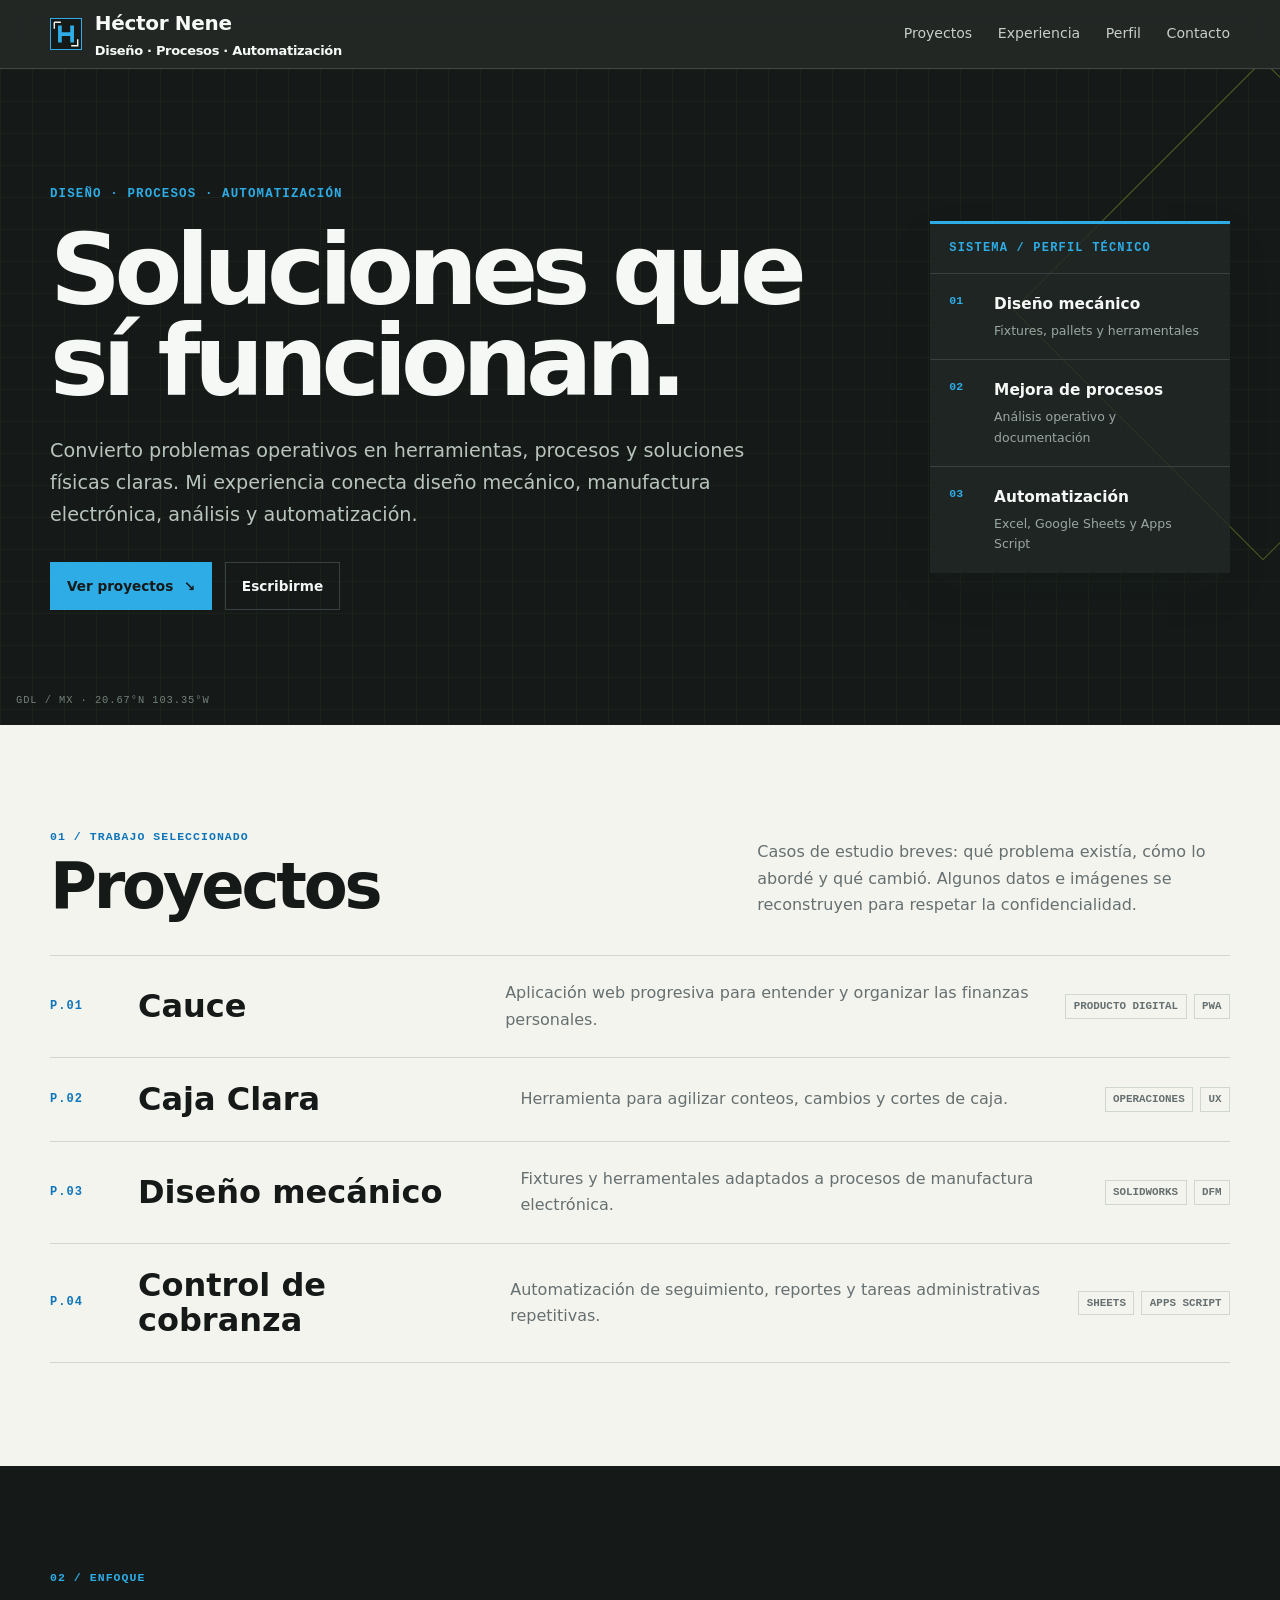
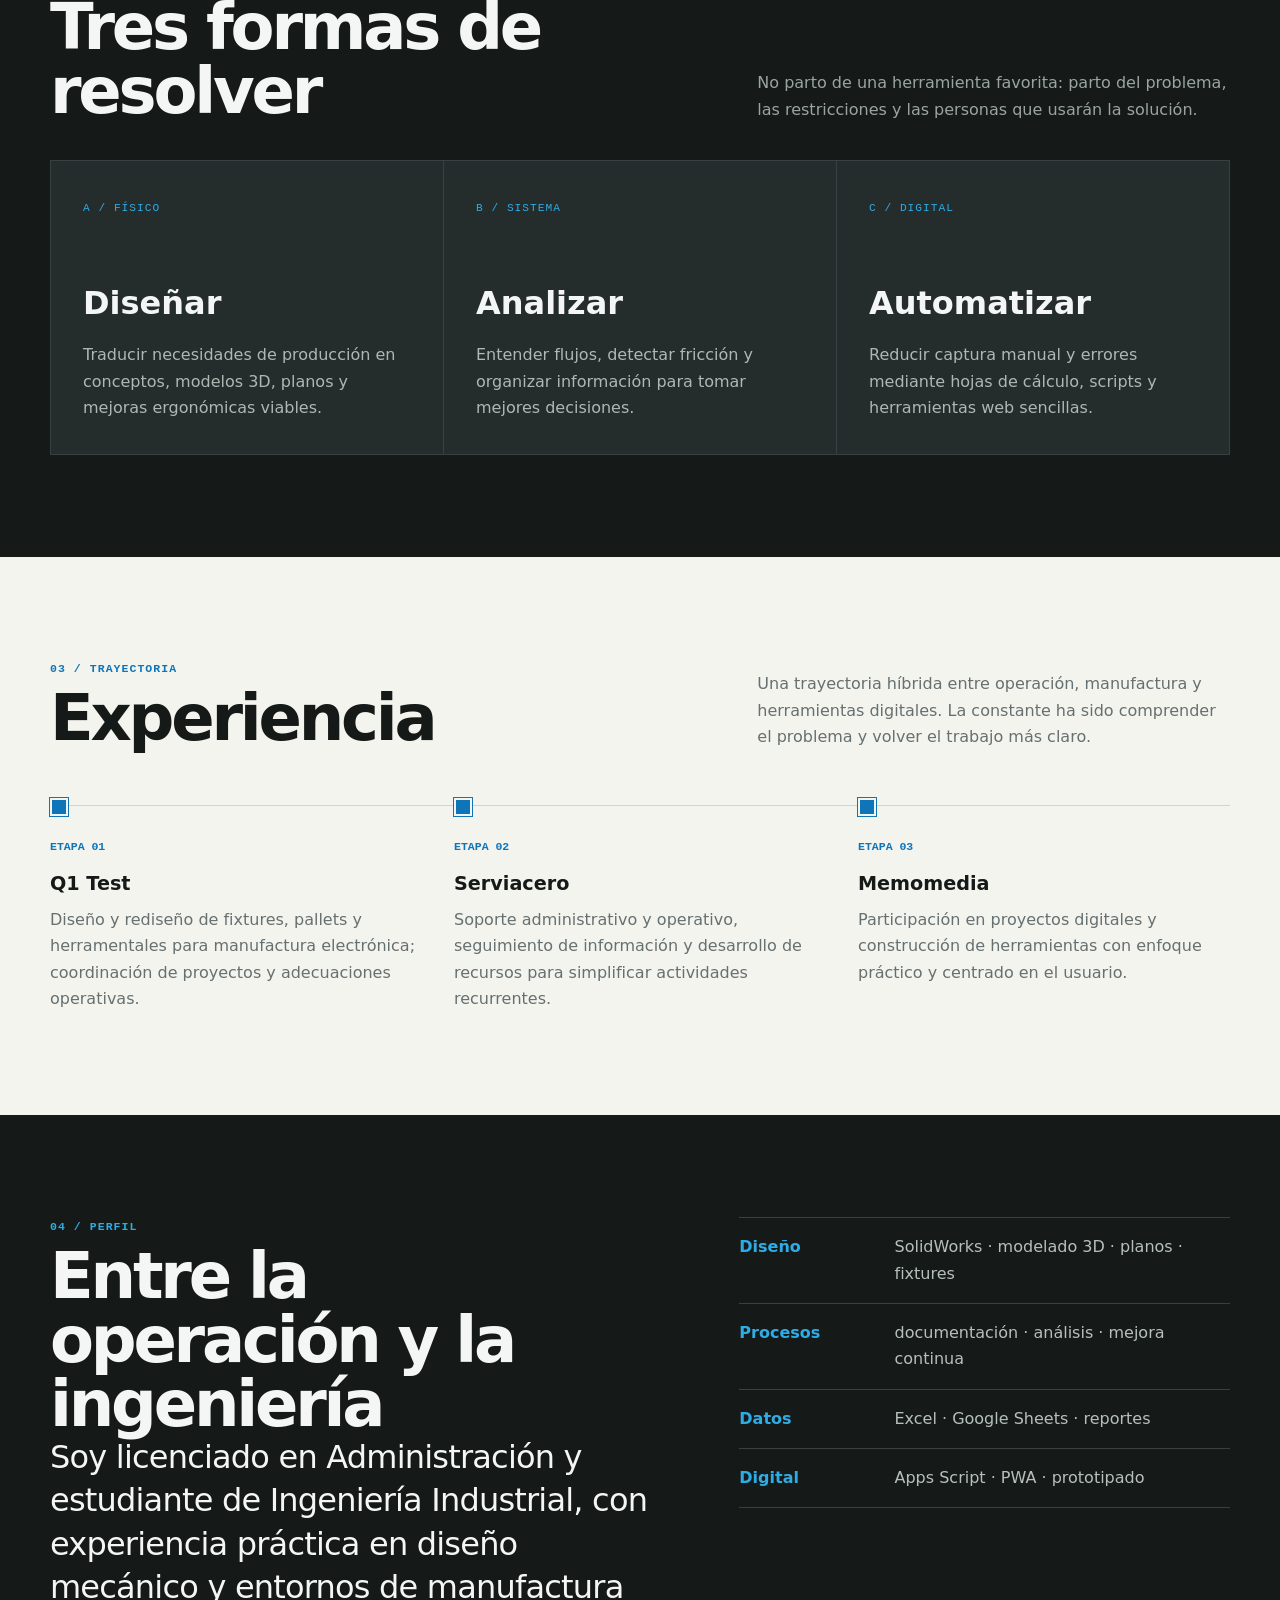
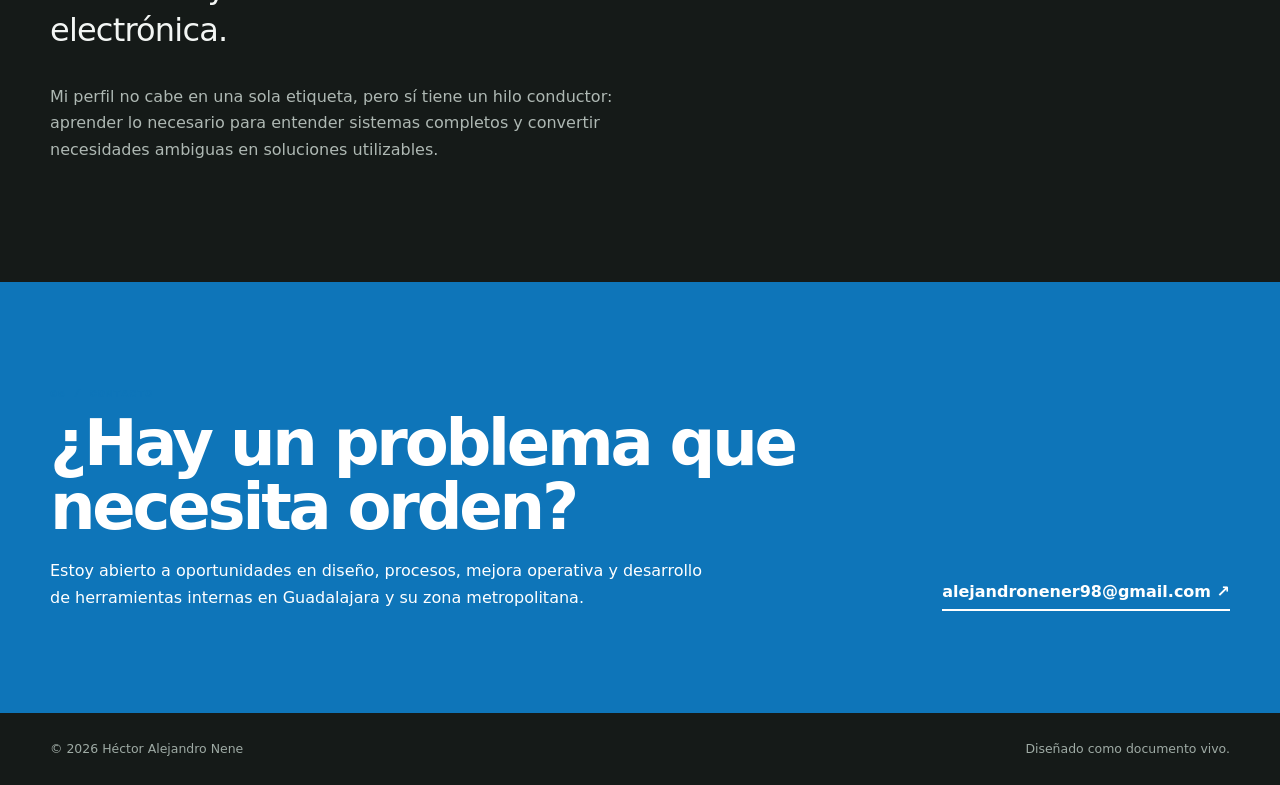
<file: index.html>
<!doctype html>
<html lang="es">
<head>
  <meta charset="utf-8">
  <meta name="viewport" content="width=device-width, initial-scale=1">
  <meta name="description" content="Portafolio técnico de Héctor Alejandro Nene: diseño mecánico, mejora de procesos y automatización de herramientas operativas.">
  <meta name="theme-color" content="#151a18">
  <title>Héctor Alejandro Nene — Diseño, procesos y automatización</title>
  <link rel="icon" href="assets/favicon.svg" type="image/svg+xml">
  <link rel="stylesheet" href="assets/styles.css">
  <script>document.documentElement.classList.add("has-js");</script>
  <script src="assets/script.js" defer></script>
</head>
<body>
  <a class="skip-link" href="#contenido">Saltar al contenido</a>
  <header class="site-header">
    <div class="shell nav">
      <a class="brand" href="#inicio" aria-label="Ir al inicio">
        <span class="brand-mark" aria-hidden="true"><img src="assets/favicon.svg" alt="HN" width="30" height="30"></span>
        <span class="brand-text">
          <div>Héctor Nene</div>
          <div class="brand-text-subtitle">Diseño · Procesos · Automatización</div>
        </span>
      </a>
      <button class="menu-toggle" type="button" aria-expanded="false" aria-controls="menu-principal" data-menu-toggle>
        <span class="menu-toggle-lines" aria-hidden="true"></span>
        <span class="sr-only">Abrir menú</span>
      </button>
      <nav class="nav-links" id="menu-principal" aria-label="Navegación principal" data-menu>
        <a href="#proyectos">Proyectos</a>
        <a href="#experiencia">Experiencia</a>
        <a href="#perfil">Perfil</a>
        <a href="#contacto">Contacto</a>
      </nav>
    </div>
  </header>

  <main id="contenido">
    <section class="hero" id="inicio">
      <div class="shell hero-grid">
        <div>
          <p class="eyebrow">Diseño · Procesos · Automatización</p>
          <h1>Soluciones que sí funcionan.</h1>
          <p class="hero-copy">Convierto problemas operativos en herramientas, procesos y soluciones físicas claras. Mi experiencia conecta diseño mecánico, manufactura electrónica, análisis y automatización.</p>
          <div class="hero-actions">
            <a class="button button-primary" href="#proyectos">Ver proyectos <span aria-hidden="true">↘</span></a>
            <a class="button button-secondary" href="mailto:alejandronener98@gmail.com">Escribirme</a>
          </div>
        </div>
        <aside class="hero-panel" aria-label="Áreas de trabajo">
          <p class="hero-panel-title">Sistema / Perfil técnico</p>
          <div class="hero-stat"><span>01</span><div><strong>Diseño mecánico</strong><small>Fixtures, pallets y herramentales</small></div></div>
          <div class="hero-stat"><span>02</span><div><strong>Mejora de procesos</strong><small>Análisis operativo y documentación</small></div></div>
          <div class="hero-stat"><span>03</span><div><strong>Automatización</strong><small>Excel, Google Sheets y Apps Script</small></div></div>
        </aside>
      </div>
      <span class="coordinate" aria-hidden="true">GDL / MX · 20.67°N 103.35°W</span>
    </section>

    <section class="section" id="proyectos">
      <div class="shell">
        <div class="section-head" data-reveal>
          <div><span class="section-index">01 / Trabajo seleccionado</span><h2>Proyectos</h2></div>
          <p class="section-intro">Casos de estudio breves: qué problema existía, cómo lo abordé y qué cambió. Algunos datos e imágenes se reconstruyen para respetar la confidencialidad.</p>
        </div>
        <div class="project-list">
          <a class="project-row" href="proyectos/cauce.html" data-reveal>
            <span class="project-number">P.01</span><h3>Cauce</h3>
            <p>Aplicación web progresiva para entender y organizar las finanzas personales.</p>
            <span class="project-tags"><span class="tag">Producto digital</span><span class="tag">PWA</span></span>
          </a>
          <a class="project-row" href="proyectos/caja-clara.html" data-reveal>
            <span class="project-number">P.02</span><h3>Caja Clara</h3>
            <p>Herramienta para agilizar conteos, cambios y cortes de caja.</p>
            <span class="project-tags"><span class="tag">Operaciones</span><span class="tag">UX</span></span>
          </a>
          <a class="project-row" href="proyectos/diseno-mecanico.html" data-reveal>
            <span class="project-number">P.03</span><h3>Diseño mecánico</h3>
            <p>Fixtures y herramentales adaptados a procesos de manufactura electrónica.</p>
            <span class="project-tags"><span class="tag">SolidWorks</span><span class="tag">DFM</span></span>
          </a>
          <a class="project-row" href="proyectos/automatizacion-procesos.html" data-reveal>
            <span class="project-number">P.04</span><h3>Control de cobranza</h3>
            <p>Automatización de seguimiento, reportes y tareas administrativas repetitivas.</p>
            <span class="project-tags"><span class="tag">Sheets</span><span class="tag">Apps Script</span></span>
          </a>
        </div>
      </div>
    </section>

    <section class="section section-dark">
      <div class="shell">
        <div class="section-head" data-reveal>
          <div><span class="section-index">02 / Enfoque</span><h2>Tres formas de resolver</h2></div>
          <p class="section-intro">No parto de una herramienta favorita: parto del problema, las restricciones y las personas que usarán la solución.</p>
        </div>
        <div class="capability-grid">
          <article class="capability" data-reveal><span class="kicker">A / Físico</span><h3>Diseñar</h3><p>Traducir necesidades de producción en conceptos, modelos 3D, planos y mejoras ergonómicas viables.</p></article>
          <article class="capability" data-reveal><span class="kicker">B / Sistema</span><h3>Analizar</h3><p>Entender flujos, detectar fricción y organizar información para tomar mejores decisiones.</p></article>
          <article class="capability" data-reveal><span class="kicker">C / Digital</span><h3>Automatizar</h3><p>Reducir captura manual y errores mediante hojas de cálculo, scripts y herramientas web sencillas.</p></article>
        </div>
      </div>
    </section>

    <section class="section" id="experiencia">
      <div class="shell">
        <div class="section-head" data-reveal>
          <div><span class="section-index">03 / Trayectoria</span><h2>Experiencia</h2></div>
          <p class="section-intro">Una trayectoria híbrida entre operación, manufactura y herramientas digitales. La constante ha sido comprender el problema y volver el trabajo más claro.</p>
        </div>
        <div class="timeline">
          <article class="timeline-item" data-reveal><time>ETAPA 01</time><h3>Q1 Test</h3><p>Diseño y rediseño de fixtures, pallets y herramentales para manufactura electrónica; coordinación de proyectos y adecuaciones operativas.</p></article>
          <article class="timeline-item" data-reveal><time>ETAPA 02</time><h3>Serviacero</h3><p>Soporte administrativo y operativo, seguimiento de información y desarrollo de recursos para simplificar actividades recurrentes.</p></article>
          <article class="timeline-item" data-reveal><time>ETAPA 03</time><h3>Memomedia</h3><p>Participación en proyectos digitales y construcción de herramientas con enfoque práctico y centrado en el usuario.</p></article>
        </div>
      </div>
    </section>

    <section class="section section-dark" id="perfil">
      <div class="shell about-grid">
        <div class="about-copy" data-reveal>
          <span class="section-index">04 / Perfil</span>
          <h2>Entre la operación y la ingeniería</h2>
          <p>Soy licenciado en Administración y estudiante de Ingeniería Industrial, con experiencia práctica en diseño mecánico y entornos de manufactura electrónica.</p>
          <p>Mi perfil no cabe en una sola etiqueta, pero sí tiene un hilo conductor: aprender lo necesario para entender sistemas completos y convertir necesidades ambiguas en soluciones utilizables.</p>
        </div>
        <div class="skill-table" data-reveal aria-label="Herramientas y conocimientos">
          <div class="skill-row"><strong>Diseño</strong><span>SolidWorks · modelado 3D · planos · fixtures</span></div>
          <div class="skill-row"><strong>Procesos</strong><span>documentación · análisis · mejora continua</span></div>
          <div class="skill-row"><strong>Datos</strong><span>Excel · Google Sheets · reportes</span></div>
          <div class="skill-row"><strong>Digital</strong><span>Apps Script · PWA · prototipado</span></div>
        </div>
      </div>
    </section>

    <section class="section contact" id="contacto">
      <div class="shell contact-grid">
        <div data-reveal><span class="section-index">05 / Contacto</span><h2>¿Hay un problema que necesita orden?</h2><p>Estoy abierto a oportunidades en diseño, procesos, mejora operativa y desarrollo de herramientas internas en Guadalajara y su zona metropolitana.</p></div>
        <a class="contact-link" href="mailto:alejandronener98@gmail.com">alejandronener98@gmail.com ↗</a>
      </div>
    </section>
  </main>

  <footer class="footer"><div class="shell footer-grid"><span>© <span data-year></span> Héctor Alejandro Nene</span><span>Diseñado como documento vivo.</span></div></footer>
</body>
</html>
</file>
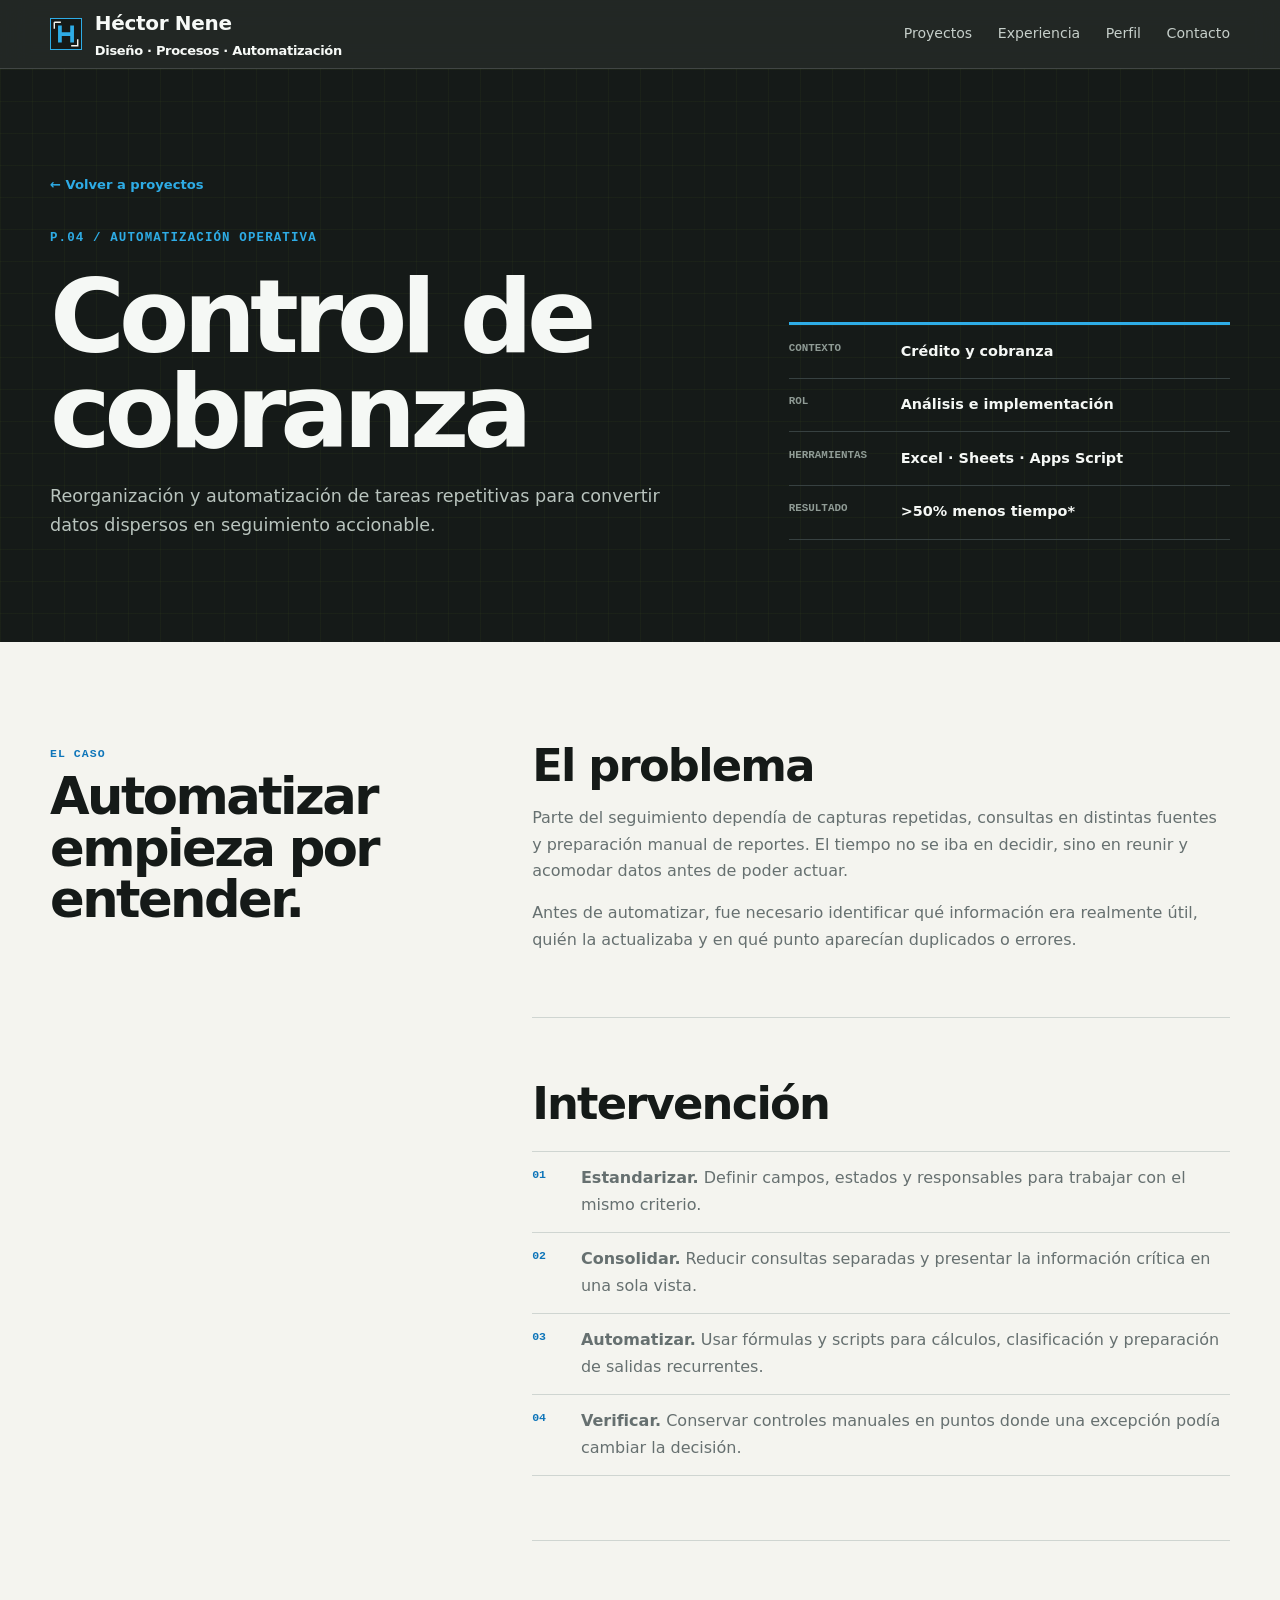
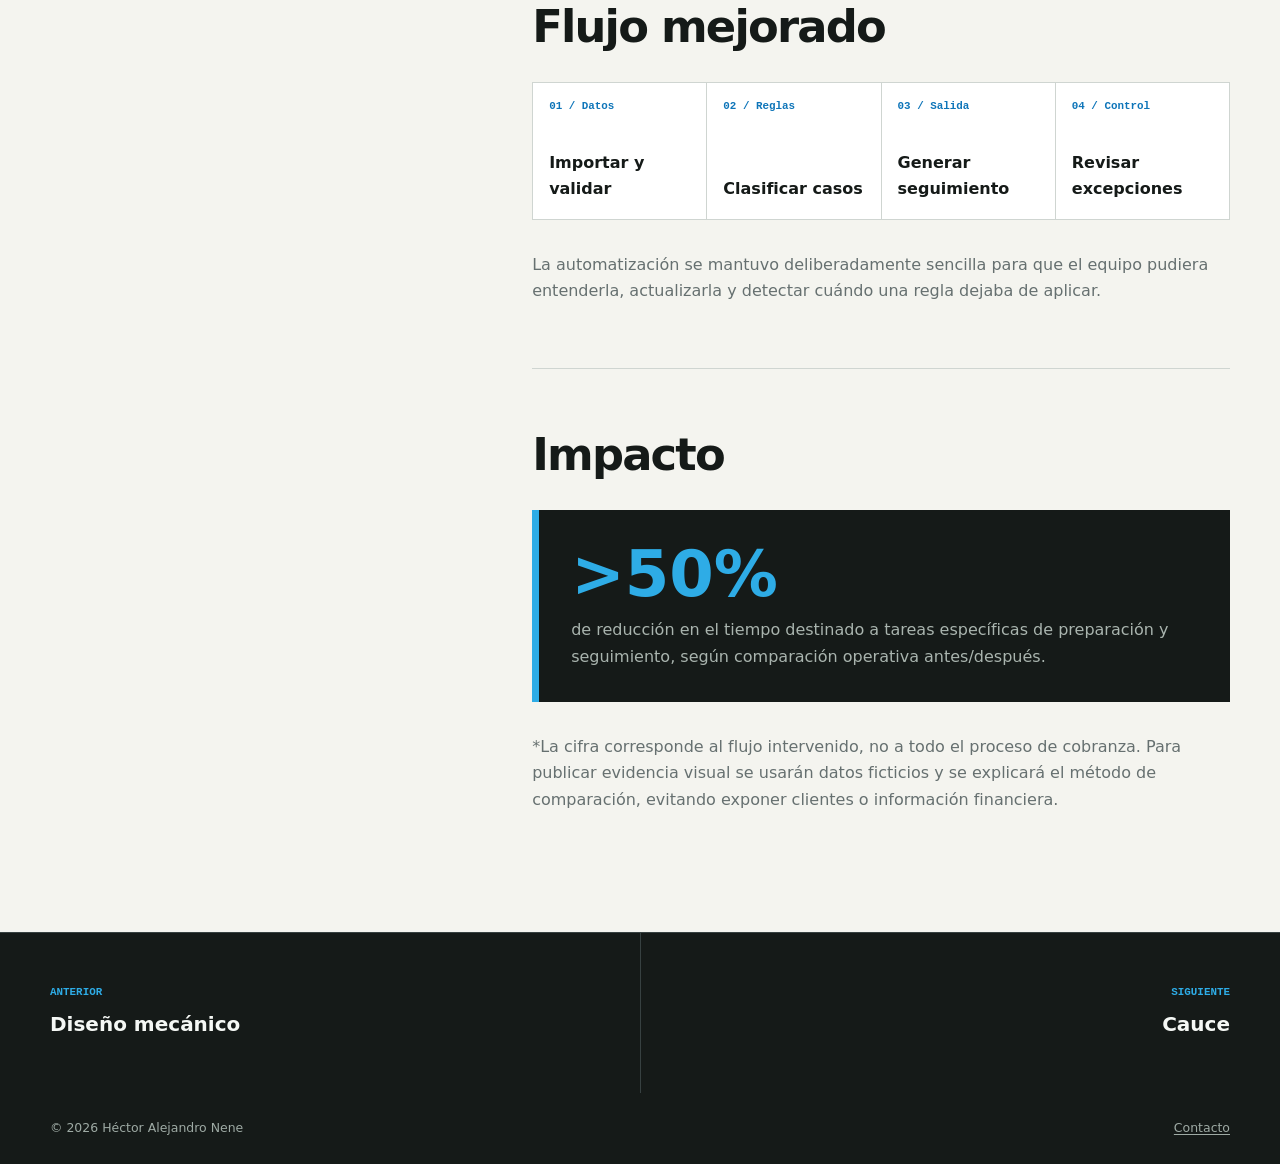
<file: proyectos/automatizacion-procesos.html>
<!doctype html>
<html lang="es">
<head>
  <meta charset="utf-8"><meta name="viewport" content="width=device-width, initial-scale=1">
  <meta name="description" content="Caso de estudio de automatización de seguimiento de crédito y cobranza con hojas de cálculo y scripts.">
  <meta name="theme-color" content="#151a18"><title>Control de cobranza — Caso de estudio | Héctor Nene</title>
  <link rel="icon" href="../assets/favicon.svg" type="image/svg+xml"><link rel="stylesheet" href="../assets/styles.css">
  <script>document.documentElement.classList.add("has-js");</script><script src="../assets/script.js" defer></script>
</head>
<body>
  <a class="skip-link" href="#contenido">Saltar al contenido</a>
  <header class="site-header"><div class="shell nav">
    <a class="brand" href="#inicio" aria-label="Ir al inicio">
        <span class="brand-mark" aria-hidden="true"><img src="../assets/favicon.svg" alt="HN" width="30" height="30"></span>
        <span class="brand-text">
          <div>Héctor Nene</div>
          <div class="brand-text-subtitle">Diseño · Procesos · Automatización</div>
        </span>
      </a>
      <button class="menu-toggle" type="button" aria-expanded="false" aria-controls="menu-principal" data-menu-toggle><span class="menu-toggle-lines" aria-hidden="true"></span><span class="sr-only">Abrir menú</span></button><nav class="nav-links" id="menu-principal" aria-label="Navegación principal" data-menu><a href="../index.html#proyectos">Proyectos</a><a href="../index.html#experiencia">Experiencia</a><a href="../index.html#perfil">Perfil</a><a href="../index.html#contacto">Contacto</a></nav></div></header>
  <main id="contenido">
    <section class="case-hero"><div class="shell case-hero-grid"><div><a class="back-link" href="../index.html#proyectos">← Volver a proyectos</a><p class="eyebrow">P.04 / Automatización operativa</p><h1>Control de cobranza</h1><p class="case-summary">Reorganización y automatización de tareas repetitivas para convertir datos dispersos en seguimiento accionable.</p></div><div class="case-facts" aria-label="Ficha del proyecto"><div class="case-fact"><span>Contexto</span><strong>Crédito y cobranza</strong></div><div class="case-fact"><span>Rol</span><strong>Análisis e implementación</strong></div><div class="case-fact"><span>Herramientas</span><strong>Excel · Sheets · Apps Script</strong></div><div class="case-fact"><span>Resultado</span><strong>&gt;50% menos tiempo*</strong></div></div></div></section>
    <section class="section"><div class="shell case-layout"><aside class="case-sidebar" data-reveal><span class="section-index">El caso</span><h2>Automatizar empieza por entender.</h2></aside><div class="case-content">
      <section data-reveal><h2>El problema</h2><p>Parte del seguimiento dependía de capturas repetidas, consultas en distintas fuentes y preparación manual de reportes. El tiempo no se iba en decidir, sino en reunir y acomodar datos antes de poder actuar.</p><p>Antes de automatizar, fue necesario identificar qué información era realmente útil, quién la actualizaba y en qué punto aparecían duplicados o errores.</p></section>
      <section data-reveal><h2>Intervención</h2><ul class="feature-list"><li data-number="01"><span><strong>Estandarizar.</strong> Definir campos, estados y responsables para trabajar con el mismo criterio.</span></li><li data-number="02"><span><strong>Consolidar.</strong> Reducir consultas separadas y presentar la información crítica en una sola vista.</span></li><li data-number="03"><span><strong>Automatizar.</strong> Usar fórmulas y scripts para cálculos, clasificación y preparación de salidas recurrentes.</span></li><li data-number="04"><span><strong>Verificar.</strong> Conservar controles manuales en puntos donde una excepción podía cambiar la decisión.</span></li></ul></section>
      <section data-reveal><h2>Flujo mejorado</h2><div class="process-map" aria-label="Flujo de automatización"><div class="process-node"><span>01 / Datos</span><strong>Importar y validar</strong></div><div class="process-node"><span>02 / Reglas</span><strong>Clasificar casos</strong></div><div class="process-node"><span>03 / Salida</span><strong>Generar seguimiento</strong></div><div class="process-node"><span>04 / Control</span><strong>Revisar excepciones</strong></div></div><p>La automatización se mantuvo deliberadamente sencilla para que el equipo pudiera entenderla, actualizarla y detectar cuándo una regla dejaba de aplicar.</p></section>
      <section data-reveal><h2>Impacto</h2><div class="result-block"><strong>&gt;50%</strong><span>de reducción en el tiempo destinado a tareas específicas de preparación y seguimiento, según comparación operativa antes/después.</span></div><p>*La cifra corresponde al flujo intervenido, no a todo el proceso de cobranza. Para publicar evidencia visual se usarán datos ficticios y se explicará el método de comparación, evitando exponer clientes o información financiera.</p></section>
    </div></div></section>
    <nav class="case-nav" aria-label="Otros proyectos"><a href="diseno-mecanico.html"><span>Anterior</span><strong>Diseño mecánico</strong></a><a href="cauce.html"><span>Siguiente</span><strong>Cauce</strong></a></nav>
  </main><footer class="footer"><div class="shell footer-grid"><span>© <span data-year></span> Héctor Alejandro Nene</span><a href="mailto:alejandronener98@gmail.com">Contacto</a></div></footer>
</body></html>
</file>
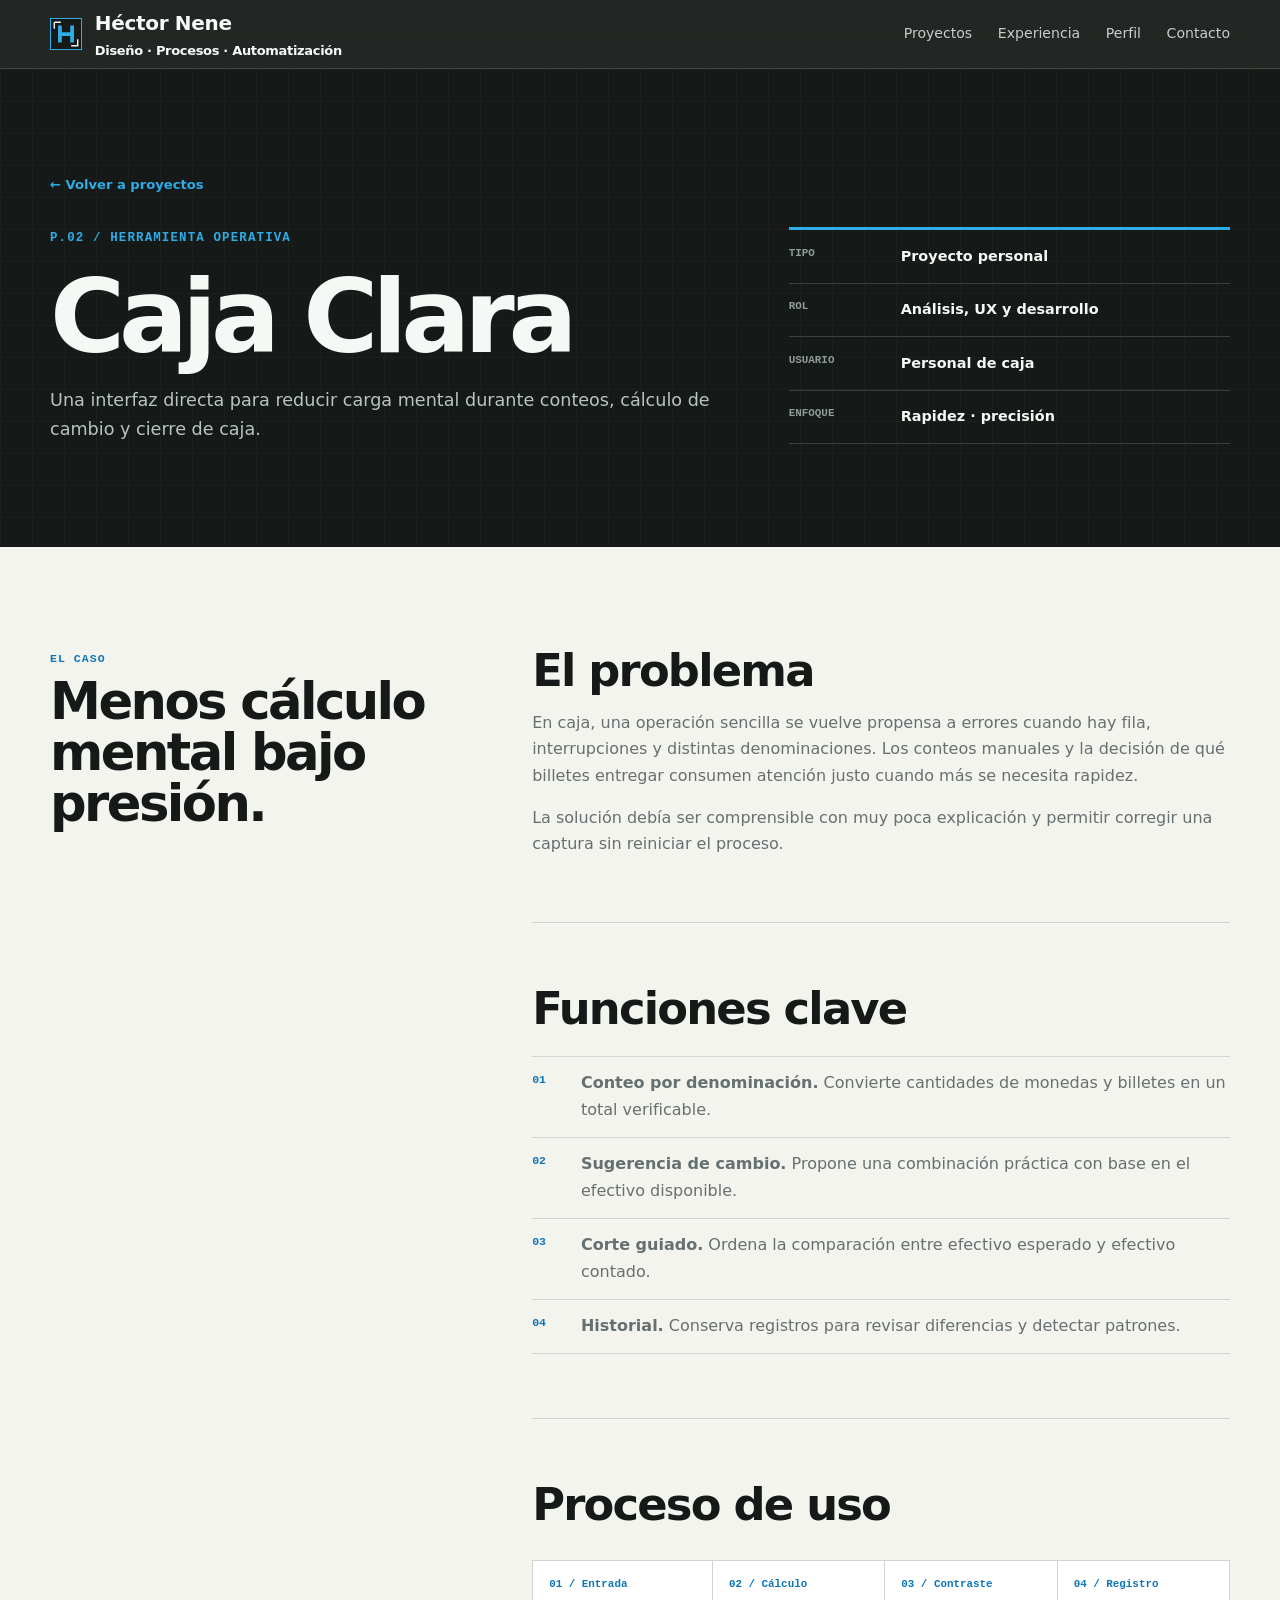
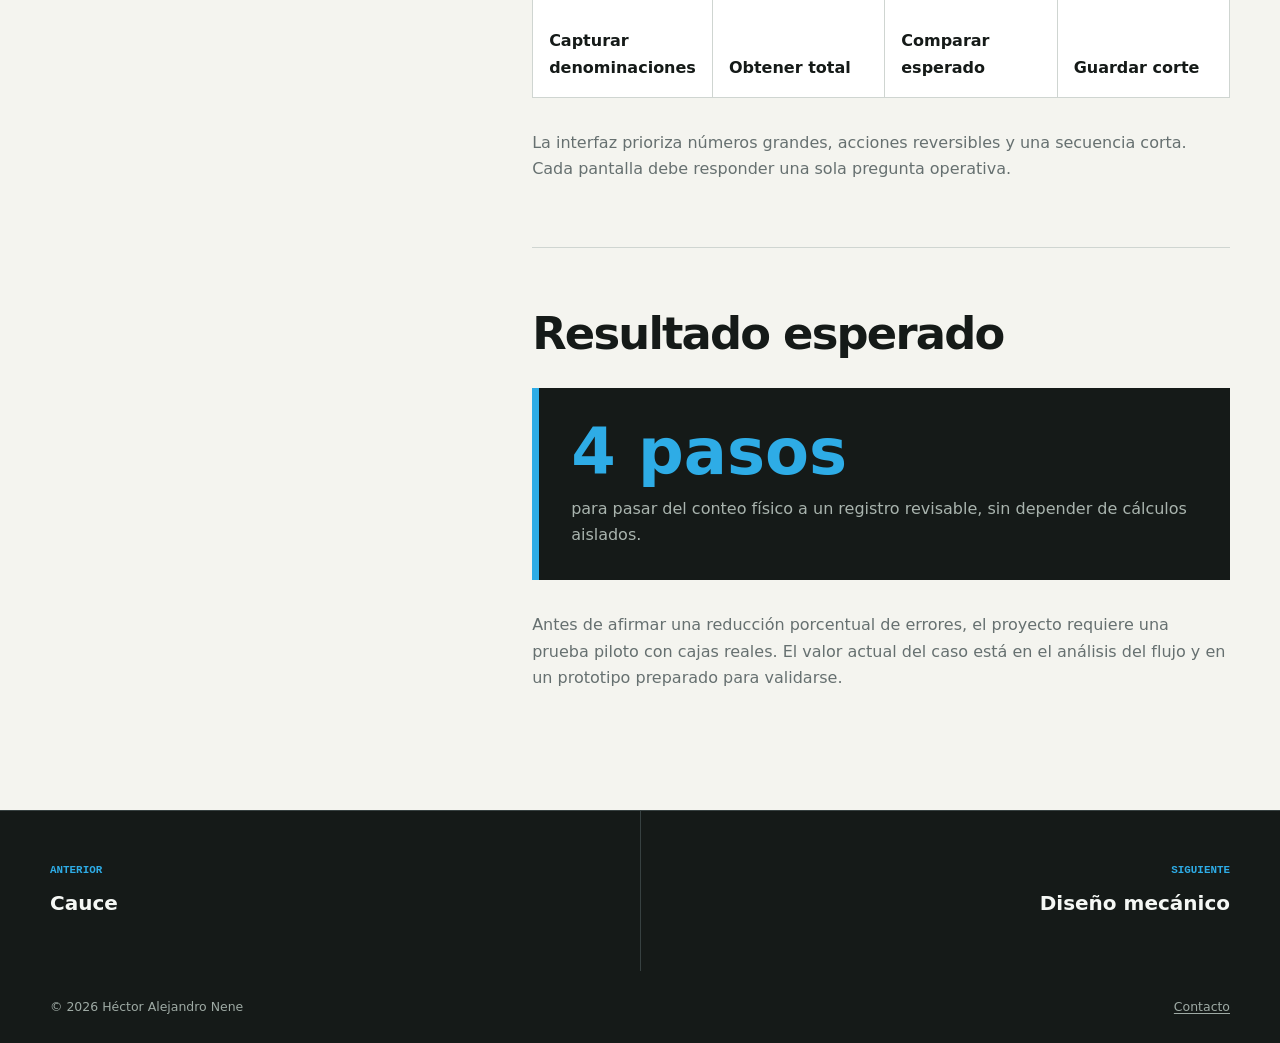
<file: proyectos/caja-clara.html>
<!doctype html>
<html lang="es">
<head>
  <meta charset="utf-8"><meta name="viewport" content="width=device-width, initial-scale=1">
  <meta name="description" content="Caso de estudio de Caja Clara, una herramienta para conteos, cambios y cortes de caja.">
  <meta name="theme-color" content="#151a18"><title>Caja Clara — Caso de estudio | Héctor Nene</title>
  <link rel="icon" href="../assets/favicon.svg" type="image/svg+xml"><link rel="stylesheet" href="../assets/styles.css">
  <script>document.documentElement.classList.add("has-js");</script><script src="../assets/script.js" defer></script>
</head>
<body>
  <a class="skip-link" href="#contenido">Saltar al contenido</a>
  <header class="site-header"><div class="shell nav">
    <a class="brand" href="#inicio" aria-label="Ir al inicio">
        <span class="brand-mark" aria-hidden="true"><img src="../assets/favicon.svg" alt="HN" width="30" height="30"></span>
        <span class="brand-text">
          <div>Héctor Nene</div>
          <div class="brand-text-subtitle">Diseño · Procesos · Automatización</div>
        </span>
      </a>
      <button class="menu-toggle" type="button" aria-expanded="false" aria-controls="menu-principal" data-menu-toggle><span class="menu-toggle-lines" aria-hidden="true"></span><span class="sr-only">Abrir menú</span></button><nav class="nav-links" id="menu-principal" aria-label="Navegación principal" data-menu><a href="../index.html#proyectos">Proyectos</a><a href="../index.html#experiencia">Experiencia</a><a href="../index.html#perfil">Perfil</a><a href="../index.html#contacto">Contacto</a></nav></div></header>
  <main id="contenido">
    <section class="case-hero"><div class="shell case-hero-grid"><div><a class="back-link" href="../index.html#proyectos">← Volver a proyectos</a><p class="eyebrow">P.02 / Herramienta operativa</p><h1>Caja Clara</h1><p class="case-summary">Una interfaz directa para reducir carga mental durante conteos, cálculo de cambio y cierre de caja.</p></div><div class="case-facts" aria-label="Ficha del proyecto"><div class="case-fact"><span>Tipo</span><strong>Proyecto personal</strong></div><div class="case-fact"><span>Rol</span><strong>Análisis, UX y desarrollo</strong></div><div class="case-fact"><span>Usuario</span><strong>Personal de caja</strong></div><div class="case-fact"><span>Enfoque</span><strong>Rapidez · precisión</strong></div></div></div></section>
    <section class="section"><div class="shell case-layout"><aside class="case-sidebar" data-reveal><span class="section-index">El caso</span><h2>Menos cálculo mental bajo presión.</h2></aside><div class="case-content">
      <section data-reveal><h2>El problema</h2><p>En caja, una operación sencilla se vuelve propensa a errores cuando hay fila, interrupciones y distintas denominaciones. Los conteos manuales y la decisión de qué billetes entregar consumen atención justo cuando más se necesita rapidez.</p><p>La solución debía ser comprensible con muy poca explicación y permitir corregir una captura sin reiniciar el proceso.</p></section>
      <section data-reveal><h2>Funciones clave</h2><ul class="feature-list"><li data-number="01"><span><strong>Conteo por denominación.</strong> Convierte cantidades de monedas y billetes en un total verificable.</span></li><li data-number="02"><span><strong>Sugerencia de cambio.</strong> Propone una combinación práctica con base en el efectivo disponible.</span></li><li data-number="03"><span><strong>Corte guiado.</strong> Ordena la comparación entre efectivo esperado y efectivo contado.</span></li><li data-number="04"><span><strong>Historial.</strong> Conserva registros para revisar diferencias y detectar patrones.</span></li></ul></section>
      <section data-reveal><h2>Proceso de uso</h2><div class="process-map" aria-label="Proceso de Caja Clara"><div class="process-node"><span>01 / Entrada</span><strong>Capturar denominaciones</strong></div><div class="process-node"><span>02 / Cálculo</span><strong>Obtener total</strong></div><div class="process-node"><span>03 / Contraste</span><strong>Comparar esperado</strong></div><div class="process-node"><span>04 / Registro</span><strong>Guardar corte</strong></div></div><p>La interfaz prioriza números grandes, acciones reversibles y una secuencia corta. Cada pantalla debe responder una sola pregunta operativa.</p></section>
      <section data-reveal><h2>Resultado esperado</h2><div class="result-block"><strong>4 pasos</strong><span>para pasar del conteo físico a un registro revisable, sin depender de cálculos aislados.</span></div><p>Antes de afirmar una reducción porcentual de errores, el proyecto requiere una prueba piloto con cajas reales. El valor actual del caso está en el análisis del flujo y en un prototipo preparado para validarse.</p></section>
    </div></div></section>
    <nav class="case-nav" aria-label="Otros proyectos"><a href="cauce.html"><span>Anterior</span><strong>Cauce</strong></a><a href="diseno-mecanico.html"><span>Siguiente</span><strong>Diseño mecánico</strong></a></nav>
  </main><footer class="footer"><div class="shell footer-grid"><span>© <span data-year></span> Héctor Alejandro Nene</span><a href="mailto:alejandronener98@gmail.com">Contacto</a></div></footer>
</body></html>
</file>
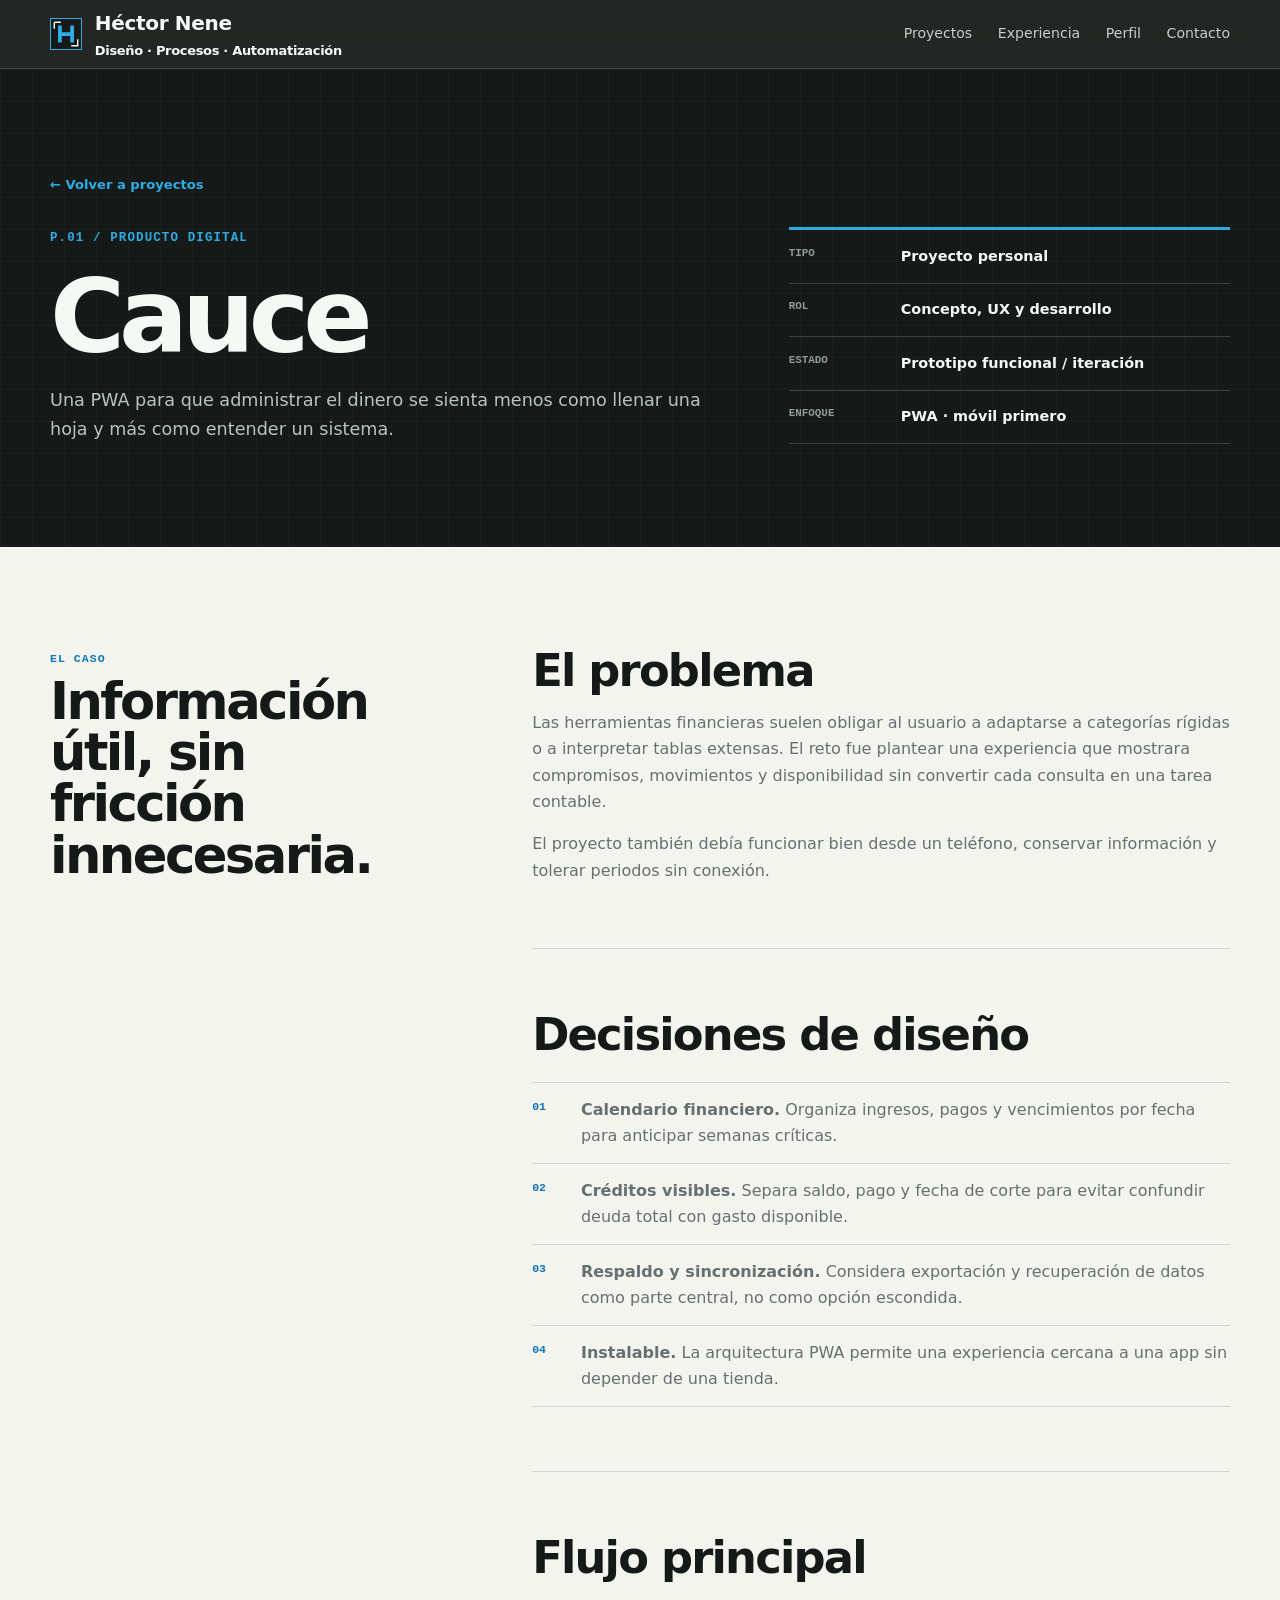
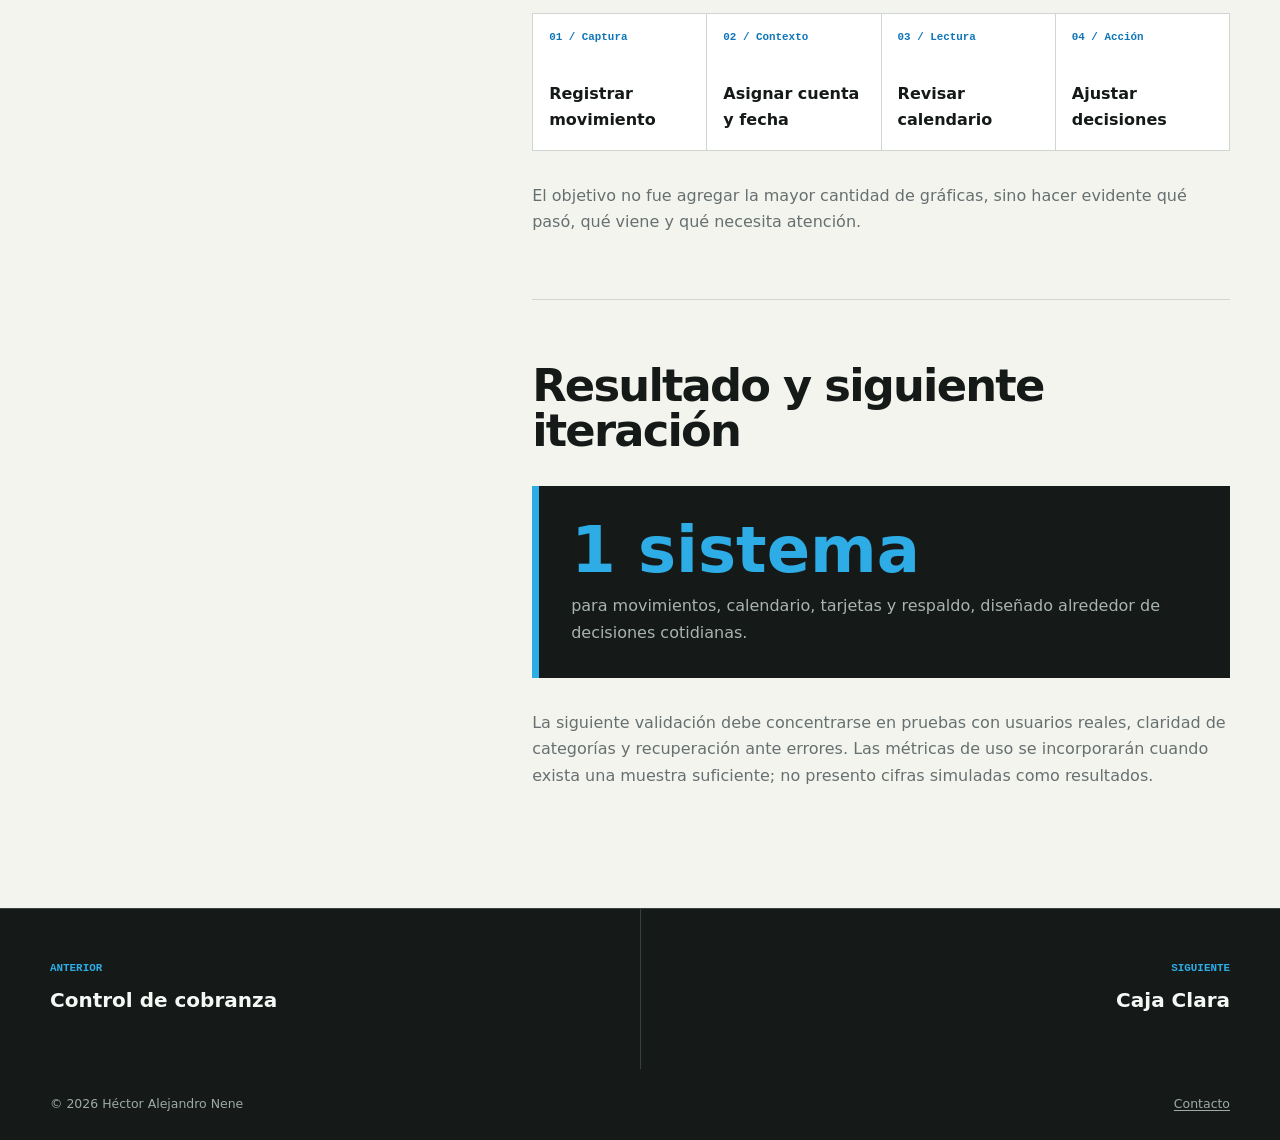
<file: proyectos/cauce.html>
<!doctype html>
<html lang="es">
<head>
  <meta charset="utf-8">
  <meta name="viewport" content="width=device-width, initial-scale=1">
  <meta name="description" content="Caso de estudio de Cauce, una aplicación web progresiva para organizar finanzas personales.">
  <meta name="theme-color" content="#151a18">
  <title>Cauce — Caso de estudio | Héctor Nene</title>
  <link rel="icon" href="../assets/favicon.svg" type="image/svg+xml">
  <link rel="stylesheet" href="../assets/styles.css">
  <script>document.documentElement.classList.add("has-js");</script>
  <script src="../assets/script.js" defer></script>
</head>
<body>
  <a class="skip-link" href="#contenido">Saltar al contenido</a>
  <header class="site-header"><div class="shell nav">
    <a class="brand" href="#inicio" aria-label="Ir al inicio">
        <span class="brand-mark" aria-hidden="true"><img src="../assets/favicon.svg" alt="HN" width="30" height="30"></span>
        <span class="brand-text">
          <div>Héctor Nene</div>
          <div class="brand-text-subtitle">Diseño · Procesos · Automatización</div>
        </span>
      </a>
    <button class="menu-toggle" type="button" aria-expanded="false" aria-controls="menu-principal" data-menu-toggle><span class="menu-toggle-lines" aria-hidden="true"></span><span class="sr-only">Abrir menú</span></button>
    <nav class="nav-links" id="menu-principal" aria-label="Navegación principal" data-menu><a href="../index.html#proyectos">Proyectos</a><a href="../index.html#experiencia">Experiencia</a><a href="../index.html#perfil">Perfil</a><a href="../index.html#contacto">Contacto</a></nav>
  </div></header>
  <main id="contenido">
    <section class="case-hero"><div class="shell case-hero-grid">
      <div><a class="back-link" href="../index.html#proyectos">← Volver a proyectos</a><p class="eyebrow">P.01 / Producto digital</p><h1>Cauce</h1><p class="case-summary">Una PWA para que administrar el dinero se sienta menos como llenar una hoja y más como entender un sistema.</p></div>
      <div class="case-facts" aria-label="Ficha del proyecto"><div class="case-fact"><span>Tipo</span><strong>Proyecto personal</strong></div><div class="case-fact"><span>Rol</span><strong>Concepto, UX y desarrollo</strong></div><div class="case-fact"><span>Estado</span><strong>Prototipo funcional / iteración</strong></div><div class="case-fact"><span>Enfoque</span><strong>PWA · móvil primero</strong></div></div>
    </div></section>
    <section class="section"><div class="shell case-layout">
      <aside class="case-sidebar" data-reveal><span class="section-index">El caso</span><h2>Información útil, sin fricción innecesaria.</h2></aside>
      <div class="case-content">
        <section data-reveal><h2>El problema</h2><p>Las herramientas financieras suelen obligar al usuario a adaptarse a categorías rígidas o a interpretar tablas extensas. El reto fue plantear una experiencia que mostrara compromisos, movimientos y disponibilidad sin convertir cada consulta en una tarea contable.</p><p>El proyecto también debía funcionar bien desde un teléfono, conservar información y tolerar periodos sin conexión.</p></section>
        <section data-reveal><h2>Decisiones de diseño</h2><ul class="feature-list"><li data-number="01"><span><strong>Calendario financiero.</strong> Organiza ingresos, pagos y vencimientos por fecha para anticipar semanas críticas.</span></li><li data-number="02"><span><strong>Créditos visibles.</strong> Separa saldo, pago y fecha de corte para evitar confundir deuda total con gasto disponible.</span></li><li data-number="03"><span><strong>Respaldo y sincronización.</strong> Considera exportación y recuperación de datos como parte central, no como opción escondida.</span></li><li data-number="04"><span><strong>Instalable.</strong> La arquitectura PWA permite una experiencia cercana a una app sin depender de una tienda.</span></li></ul></section>
        <section data-reveal><h2>Flujo principal</h2><div class="process-map" aria-label="Flujo del producto"><div class="process-node"><span>01 / Captura</span><strong>Registrar movimiento</strong></div><div class="process-node"><span>02 / Contexto</span><strong>Asignar cuenta y fecha</strong></div><div class="process-node"><span>03 / Lectura</span><strong>Revisar calendario</strong></div><div class="process-node"><span>04 / Acción</span><strong>Ajustar decisiones</strong></div></div><p>El objetivo no fue agregar la mayor cantidad de gráficas, sino hacer evidente qué pasó, qué viene y qué necesita atención.</p></section>
        <section data-reveal><h2>Resultado y siguiente iteración</h2><div class="result-block"><strong>1 sistema</strong><span>para movimientos, calendario, tarjetas y respaldo, diseñado alrededor de decisiones cotidianas.</span></div><p>La siguiente validación debe concentrarse en pruebas con usuarios reales, claridad de categorías y recuperación ante errores. Las métricas de uso se incorporarán cuando exista una muestra suficiente; no presento cifras simuladas como resultados.</p></section>
      </div>
    </div></section>
    <nav class="case-nav" aria-label="Otros proyectos"><a href="automatizacion-procesos.html"><span>Anterior</span><strong>Control de cobranza</strong></a><a href="caja-clara.html"><span>Siguiente</span><strong>Caja Clara</strong></a></nav>
  </main>
  <footer class="footer"><div class="shell footer-grid"><span>© <span data-year></span> Héctor Alejandro Nene</span><a href="mailto:alejandronener98@gmail.com">Contacto</a></div></footer>
</body>
</html>
</file>
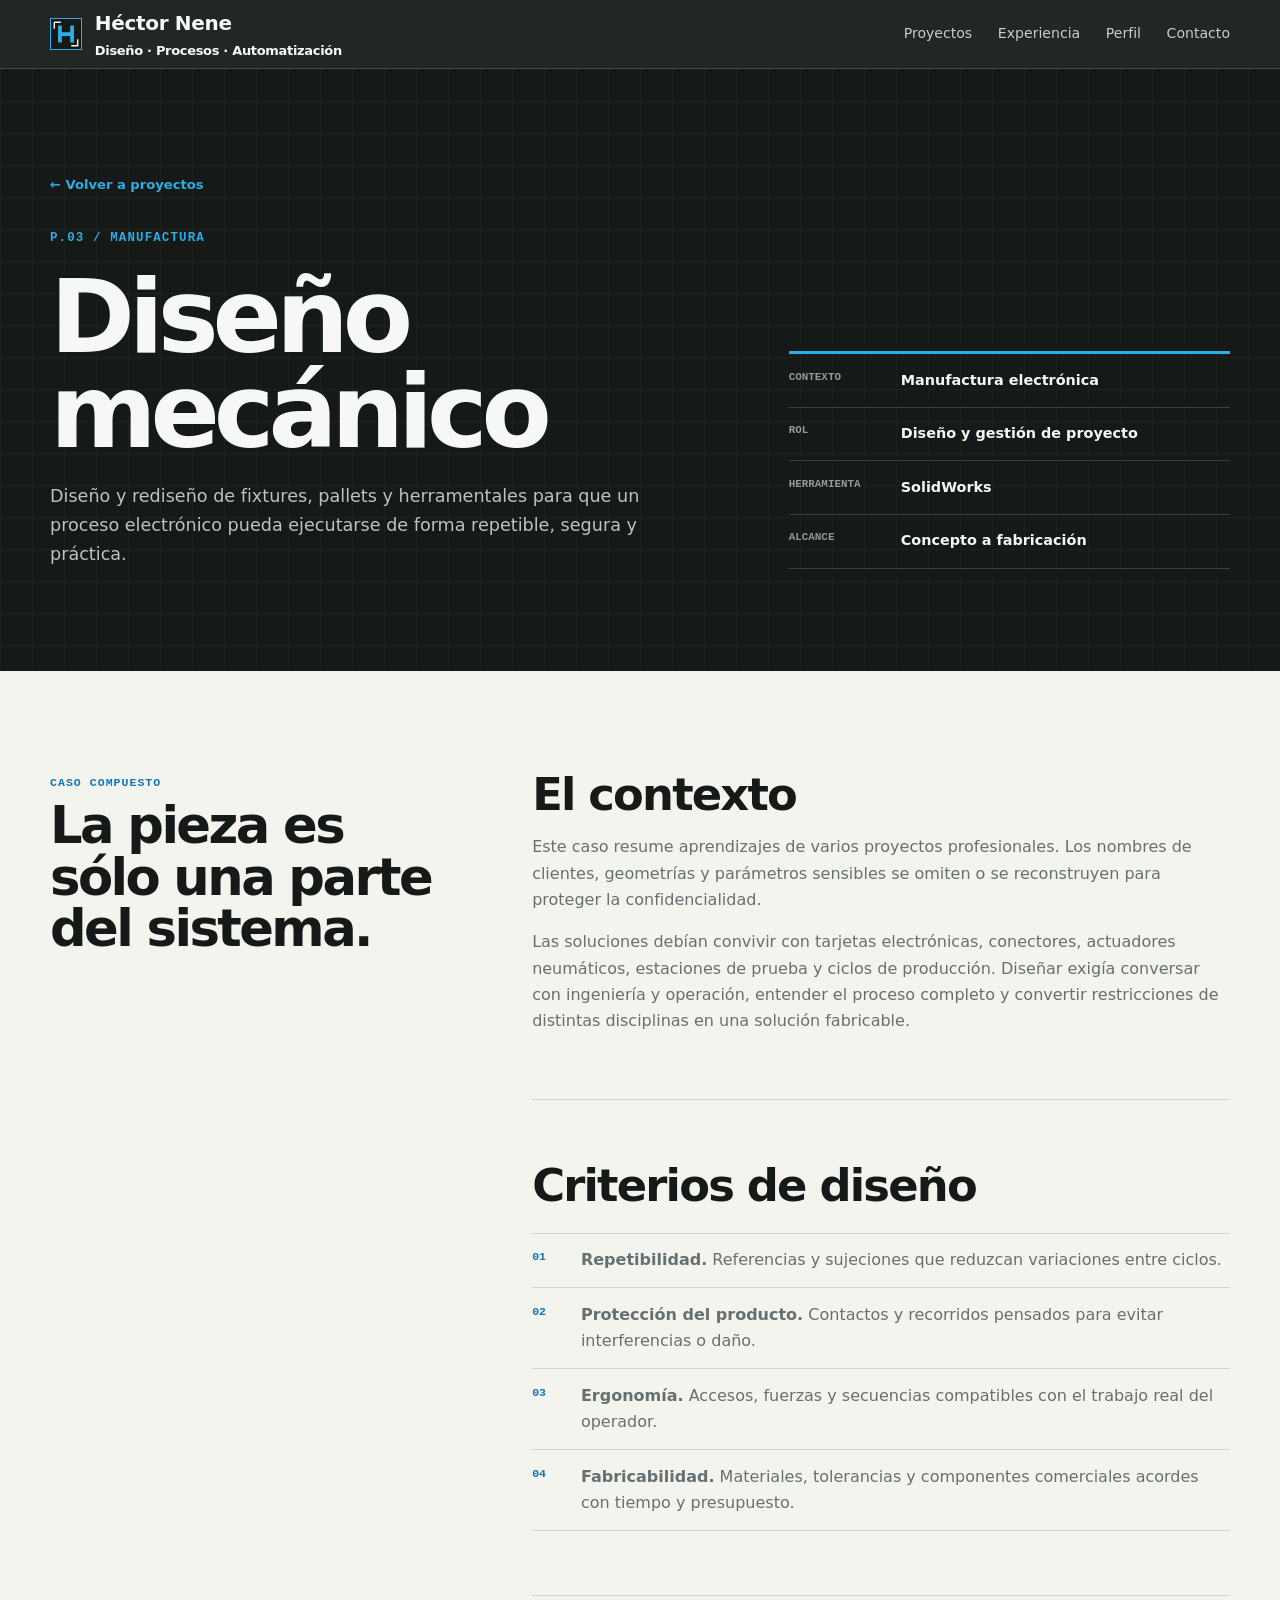
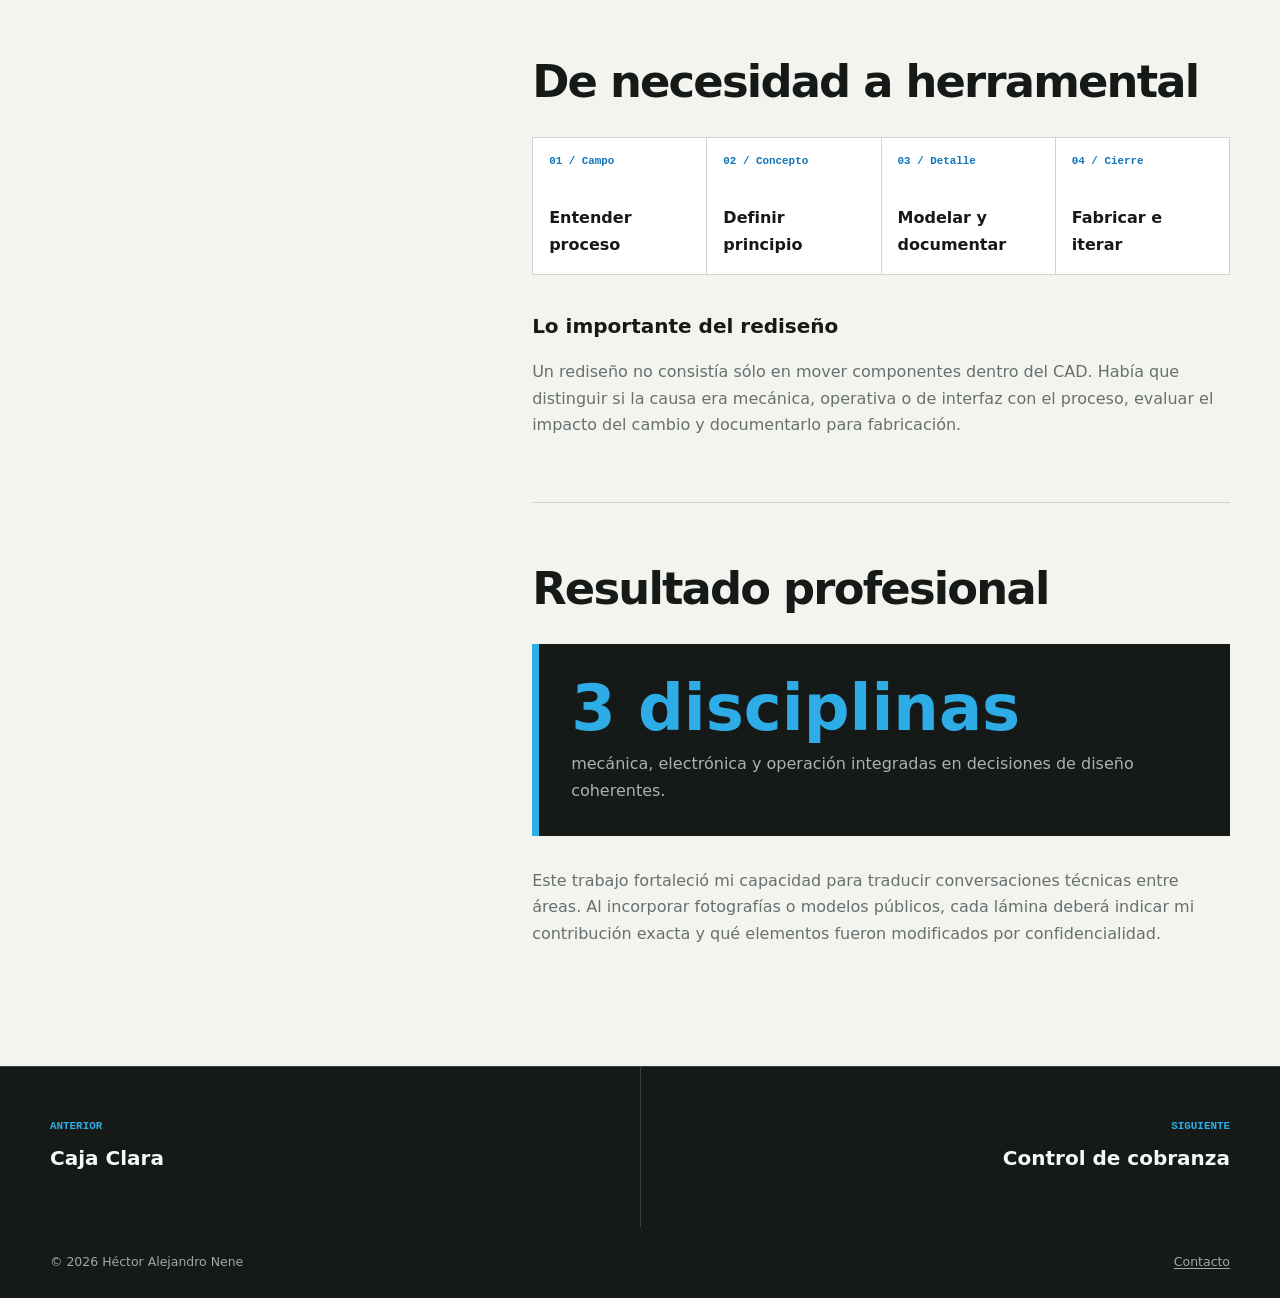
<file: proyectos/diseno-mecanico.html>
<!doctype html>
<html lang="es">
<head>
  <meta charset="utf-8"><meta name="viewport" content="width=device-width, initial-scale=1">
  <meta name="description" content="Caso de estudio sobre diseño y rediseño de fixtures y herramentales para manufactura electrónica.">
  <meta name="theme-color" content="#151a18"><title>Diseño mecánico — Caso de estudio | Héctor Nene</title>
  <link rel="icon" href="../assets/favicon.svg" type="image/svg+xml"><link rel="stylesheet" href="../assets/styles.css">
  <script>document.documentElement.classList.add("has-js");</script><script src="../assets/script.js" defer></script>
</head>
<body>
  <a class="skip-link" href="#contenido">Saltar al contenido</a>
  <header class="site-header"><div class="shell nav">
    <a class="brand" href="#inicio" aria-label="Ir al inicio">
        <span class="brand-mark" aria-hidden="true"><img src="../assets/favicon.svg" alt="HN" width="30" height="30"></span>
        <span class="brand-text">
          <div>Héctor Nene</div>
          <div class="brand-text-subtitle">Diseño · Procesos · Automatización</div>
        </span>
      </a>
      <button class="menu-toggle" type="button" aria-expanded="false" aria-controls="menu-principal" data-menu-toggle><span class="menu-toggle-lines" aria-hidden="true"></span><span class="sr-only">Abrir menú</span></button><nav class="nav-links" id="menu-principal" aria-label="Navegación principal" data-menu><a href="../index.html#proyectos">Proyectos</a><a href="../index.html#experiencia">Experiencia</a><a href="../index.html#perfil">Perfil</a><a href="../index.html#contacto">Contacto</a></nav></div></header>
  <main id="contenido">
    <section class="case-hero"><div class="shell case-hero-grid"><div><a class="back-link" href="../index.html#proyectos">← Volver a proyectos</a><p class="eyebrow">P.03 / Manufactura</p><h1>Diseño mecánico</h1><p class="case-summary">Diseño y rediseño de fixtures, pallets y herramentales para que un proceso electrónico pueda ejecutarse de forma repetible, segura y práctica.</p></div><div class="case-facts" aria-label="Ficha del proyecto"><div class="case-fact"><span>Contexto</span><strong>Manufactura electrónica</strong></div><div class="case-fact"><span>Rol</span><strong>Diseño y gestión de proyecto</strong></div><div class="case-fact"><span>Herramienta</span><strong>SolidWorks</strong></div><div class="case-fact"><span>Alcance</span><strong>Concepto a fabricación</strong></div></div></div></section>
    <section class="section"><div class="shell case-layout"><aside class="case-sidebar" data-reveal><span class="section-index">Caso compuesto</span><h2>La pieza es sólo una parte del sistema.</h2></aside><div class="case-content">
      <section data-reveal><h2>El contexto</h2><p>Este caso resume aprendizajes de varios proyectos profesionales. Los nombres de clientes, geometrías y parámetros sensibles se omiten o se reconstruyen para proteger la confidencialidad.</p><p>Las soluciones debían convivir con tarjetas electrónicas, conectores, actuadores neumáticos, estaciones de prueba y ciclos de producción. Diseñar exigía conversar con ingeniería y operación, entender el proceso completo y convertir restricciones de distintas disciplinas en una solución fabricable.</p></section>
      <section data-reveal><h2>Criterios de diseño</h2><ul class="feature-list"><li data-number="01"><span><strong>Repetibilidad.</strong> Referencias y sujeciones que reduzcan variaciones entre ciclos.</span></li><li data-number="02"><span><strong>Protección del producto.</strong> Contactos y recorridos pensados para evitar interferencias o daño.</span></li><li data-number="03"><span><strong>Ergonomía.</strong> Accesos, fuerzas y secuencias compatibles con el trabajo real del operador.</span></li><li data-number="04"><span><strong>Fabricabilidad.</strong> Materiales, tolerancias y componentes comerciales acordes con tiempo y presupuesto.</span></li></ul></section>
      <section data-reveal><h2>De necesidad a herramental</h2><div class="process-map" aria-label="Proceso de diseño mecánico"><div class="process-node"><span>01 / Campo</span><strong>Entender proceso</strong></div><div class="process-node"><span>02 / Concepto</span><strong>Definir principio</strong></div><div class="process-node"><span>03 / Detalle</span><strong>Modelar y documentar</strong></div><div class="process-node"><span>04 / Cierre</span><strong>Fabricar e iterar</strong></div></div><h3>Lo importante del rediseño</h3><p>Un rediseño no consistía sólo en mover componentes dentro del CAD. Había que distinguir si la causa era mecánica, operativa o de interfaz con el proceso, evaluar el impacto del cambio y documentarlo para fabricación.</p></section>
      <section data-reveal><h2>Resultado profesional</h2><div class="result-block"><strong>3 disciplinas</strong><span>mecánica, electrónica y operación integradas en decisiones de diseño coherentes.</span></div><p>Este trabajo fortaleció mi capacidad para traducir conversaciones técnicas entre áreas. Al incorporar fotografías o modelos públicos, cada lámina deberá indicar mi contribución exacta y qué elementos fueron modificados por confidencialidad.</p></section>
    </div></div></section>
    <nav class="case-nav" aria-label="Otros proyectos"><a href="caja-clara.html"><span>Anterior</span><strong>Caja Clara</strong></a><a href="automatizacion-procesos.html"><span>Siguiente</span><strong>Control de cobranza</strong></a></nav>
  </main><footer class="footer"><div class="shell footer-grid"><span>© <span data-year></span> Héctor Alejandro Nene</span><a href="mailto:alejandronener98@gmail.com">Contacto</a></div></footer>
</body></html>
</file>
<file: assets/styles.css>
:root {
  --ink: #151a18;
  --ink-soft: #252c2c;
  --paper: #f4f4ef;
  --surface: #ffffff;
  --muted: #667070;
  --line: #cfd5d1;
  --line-dark: #374141;
  --accent: #2eace6;
  --accent-dark: #0e75b9;
  --blue: #4c89ff;
  --max: 1180px;
  --shadow: 0 18px 42px rgba(21, 26, 24, 0.08);
}

* {
  box-sizing: border-box;
}

html {
  scroll-behavior: smooth;
  scroll-padding-top: 5rem;
}

body {
  margin: 0;
  background: var(--paper);
  color: var(--ink);
  font-family: "Segoe UI", Inter, system-ui, -apple-system, BlinkMacSystemFont, sans-serif;
  font-size: 1rem;
  line-height: 1.65;
  text-rendering: optimizeLegibility;
}

body.menu-open {
  overflow: hidden;
}

a {
  color: inherit;
  text-decoration-thickness: 0.08em;
  text-underline-offset: 0.18em;
}

button,
a {
  -webkit-tap-highlight-color: transparent;
}

button:focus-visible,
a:focus-visible {
  outline: 3px solid var(--blue);
  outline-offset: 4px;
}

img,
svg {
  display: block;
  max-width: 100%;
}

.sr-only {
  position: absolute;
  width: 1px;
  height: 1px;
  padding: 0;
  margin: -1px;
  overflow: hidden;
  clip: rect(0, 0, 0, 0);
  white-space: nowrap;
  border: 0;
}

.skip-link {
  position: fixed;
  top: 0.75rem;
  left: 0.75rem;
  z-index: 100;
  transform: translateY(-160%);
  padding: 0.75rem 1rem;
  background: var(--accent);
  color: var(--ink);
  font-weight: 800;
}

.skip-link:focus {
  transform: translateY(0);
}

.shell {
  width: min(calc(100% - 2rem), var(--max));
  margin-inline: auto;
}

.site-header {
  position: sticky;
  top: 0;
  z-index: 50;
  border-bottom: 1px solid rgba(255, 255, 255, 0.14);
  background: rgba(21, 26, 24, 0.94);
  color: #f7faf7;
  backdrop-filter: blur(14px);
}

.nav {
  min-height: 4.25rem;
  display: flex;
  align-items: center;
  justify-content: space-between;
  gap: 2rem;
}

.brand {
  display: inline-flex;
  align-items: center;
  gap: 0.8rem;
  text-decoration: none;
  font-weight: 800;
  letter-spacing: -0.02em;
}

.brand-mark {
  width: 2rem;
  height: 2rem;
  display: grid;
  place-items: center;
  border: 1px solid var(--accent);
  color: var(--accent);
  font: 800 0.72rem/1 ui-monospace, SFMono-Regular, Consolas, monospace;
}

.brand-text {
  display: grid;
  font-size: 20px;
}

.brand-text-subtitle {
  font-size: 13px;
}

.nav-links {
  display: flex;
  align-items: center;
  gap: 1.6rem;
  font-size: 0.88rem;
}

.nav-links a {
  color: #c6cfca;
  text-decoration: none;
}

.nav-links a:hover,
.nav-links a[aria-current="page"] {
  color: var(--accent);
}

.menu-toggle {
  display: none;
  width: 2.75rem;
  height: 2.75rem;
  border: 1px solid var(--line-dark);
  background: transparent;
  color: #fff;
  font: inherit;
}

.menu-toggle-lines,
.menu-toggle-lines::before,
.menu-toggle-lines::after {
  width: 1.2rem;
  height: 2px;
  display: block;
  background: currentColor;
  transition: transform 180ms ease;
}

.menu-toggle-lines {
  position: relative;
  margin-inline: auto;
}

.menu-toggle-lines::before,
.menu-toggle-lines::after {
  content: "";
  position: absolute;
  left: 0;
}

.menu-toggle-lines::before { top: -0.38rem; }
.menu-toggle-lines::after { top: 0.38rem; }

.hero {
  position: relative;
  overflow: hidden;
  background-color: var(--ink);
  background-image:
    linear-gradient(rgba(189, 230, 46, 0.035) 1px, transparent 1px),
    linear-gradient(90deg, rgba(189, 230, 46, 0.035) 1px, transparent 1px);
  background-size: 2rem 2rem;
  color: #f5f8f5;
}

.hero::after {
  content: "";
  position: absolute;
  width: 22rem;
  height: 22rem;
  right: -10rem;
  top: 4rem;
  border: 1px solid rgba(189, 230, 46, 0.35);
  transform: rotate(45deg);
}

.hero-grid {
  position: relative;
  z-index: 1;
  min-height: 38rem;
  display: grid;
  grid-template-columns: minmax(0, 1.45fr) minmax(16rem, 0.55fr);
  align-items: center;
  gap: clamp(2rem, 7vw, 6rem);
  padding-block: clamp(4.5rem, 9vw, 7.5rem);
}

.eyebrow,
.section-index,
.meta,
.project-number,
.coordinate,
.kicker {
  font-family: ui-monospace, SFMono-Regular, Consolas, monospace;
  letter-spacing: 0.09em;
  text-transform: uppercase;
}

.eyebrow {
  margin: 0 0 1.25rem;
  color: var(--accent);
  font-size: 0.78rem;
  font-weight: 800;
}

.hero h1 {
  max-width: 52rem;
  margin: 0;
  font-size: clamp(3.2rem, 7.7vw, 6.9rem);
  line-height: 0.93;
  letter-spacing: -0.065em;
  text-wrap: balance;
}

.hero-copy {
  max-width: 45rem;
  margin: 1.7rem 0 0;
  color: #b9c4be;
  font-size: clamp(1rem, 1.6vw, 1.2rem);
}

.hero-actions {
  display: flex;
  flex-wrap: wrap;
  gap: 0.8rem;
  margin-top: 2rem;
}

.button {
  min-height: 2.9rem;
  display: inline-flex;
  align-items: center;
  justify-content: center;
  gap: 0.65rem;
  padding: 0.72rem 1rem;
  border: 1px solid currentColor;
  text-decoration: none;
  font-size: 0.85rem;
  font-weight: 800;
}

.button-primary {
  border-color: var(--accent);
  background: var(--accent);
  color: var(--ink);
}

.button-secondary {
  border-color: var(--line-dark);
  color: #f4f7f5;
}

.button:hover {
  transform: translateY(-2px);
}

.hero-panel {
  border-top: 3px solid var(--accent);
  background: rgba(34, 41, 38, 0.8);
  box-shadow: var(--shadow);
}

.hero-panel-title {
  margin: 0;
  padding: 1rem 1.2rem;
  border-bottom: 1px solid var(--line-dark);
  color: var(--accent);
  font: 800 0.75rem/1.4 ui-monospace, SFMono-Regular, Consolas, monospace;
  letter-spacing: 0.1em;
  text-transform: uppercase;
}

.hero-stat {
  display: grid;
  grid-template-columns: 2.1rem 1fr;
  gap: 0.7rem;
  padding: 1.1rem 1.2rem;
  border-bottom: 1px solid var(--line-dark);
}

.hero-stat:last-child { border-bottom: 0; }

.hero-stat span {
  color: var(--accent);
  font: 700 0.72rem/1.5 ui-monospace, SFMono-Regular, Consolas, monospace;
}

.hero-stat strong {
  display: block;
  font-size: 0.96rem;
}

.hero-stat small {
  display: block;
  margin-top: 0.25rem;
  color: #9ba7a1;
  font-size: 0.78rem;
}

.coordinate {
  position: absolute;
  left: 1rem;
  bottom: 1rem;
  color: #738079;
  font-size: 0.65rem;
}

.section {
  padding-block: clamp(4rem, 8vw, 7rem);
}

.section-dark {
  background: var(--ink);
  color: #f3f6f4;
}

.section-head {
  display: grid;
  grid-template-columns: minmax(0, 1fr) minmax(18rem, 0.7fr);
  align-items: end;
  gap: 2rem;
  margin-bottom: 2.3rem;
}

.section-index {
  display: block;
  margin-bottom: 0.5rem;
  color: var(--accent-dark);
  font-size: 0.72rem;
  font-weight: 800;
}

.section-dark .section-index { color: var(--accent); }

.section h2 {
  margin: 0;
  font-size: clamp(2.2rem, 5vw, 4.4rem);
  line-height: 1;
  letter-spacing: -0.05em;
}

.section-intro {
  margin: 0;
  color: var(--muted);
}

.section-dark .section-intro { color: #9aa59f; }

.project-list {
  border-top: 1px solid var(--line);
}

.project-row {
  display: grid;
  grid-template-columns: 4rem minmax(12rem, 0.8fr) minmax(15rem, 1.25fr) auto;
  align-items: center;
  gap: 1.5rem;
  padding-block: 1.5rem;
  border-bottom: 1px solid var(--line);
  text-decoration: none;
}

.project-row:hover h3,
.project-row:focus-visible h3 {
  color: var(--accent-dark);
}

.project-number {
  color: var(--accent-dark);
  font-size: 0.75rem;
  font-weight: 800;
}

.project-row h3 {
  margin: 0;
  font-size: clamp(1.35rem, 2.5vw, 2rem);
  line-height: 1.1;
}

.project-row p {
  margin: 0;
  color: var(--muted);
}

.project-tags {
  display: flex;
  flex-wrap: wrap;
  justify-content: flex-end;
  gap: 0.45rem;
}

.tag {
  padding: 0.3rem 0.46rem;
  border: 1px solid var(--line);
  color: var(--muted);
  font: 700 0.68rem/1.2 ui-monospace, SFMono-Regular, Consolas, monospace;
  text-transform: uppercase;
}

.capability-grid {
  display: grid;
  grid-template-columns: repeat(3, 1fr);
  gap: 1px;
  background: var(--line-dark);
  border: 1px solid var(--line-dark);
}

.capability {
  min-height: 17rem;
  padding: 2rem;
  background: var(--ink-soft);
}

.capability .kicker {
  color: var(--accent);
  font-size: 0.7rem;
}

.capability h3 {
  margin: 3.6rem 0 0.8rem;
  font-size: 2rem;
}

.capability p {
  margin: 0;
  color: #aeb8b3;
}

.timeline {
  position: relative;
  display: grid;
  grid-template-columns: repeat(3, 1fr);
  gap: 2rem;
  margin-top: 3rem;
}

.timeline::before {
  content: "";
  position: absolute;
  top: 0.42rem;
  left: 0;
  right: 0;
  height: 1px;
  background: var(--line);
}

.timeline-item {
  position: relative;
  padding-top: 2.1rem;
}

.timeline-item::before {
  content: "";
  position: absolute;
  top: 0;
  left: 0;
  width: 0.85rem;
  height: 0.85rem;
  border: 2px solid var(--paper);
  background: var(--accent-dark);
  box-shadow: 0 0 0 1px var(--accent-dark);
}

.timeline-item time {
  color: var(--accent-dark);
  font: 800 0.72rem/1.3 ui-monospace, SFMono-Regular, Consolas, monospace;
}

.timeline-item h3 {
  margin: 0.6rem 0 0.45rem;
  font-size: 1.2rem;
}

.timeline-item p {
  margin: 0;
  color: var(--muted);
}

.about-grid {
  display: grid;
  grid-template-columns: minmax(0, 1.1fr) minmax(18rem, 0.9fr);
  gap: clamp(2rem, 7vw, 6rem);
}

.about-copy p:first-of-type {
  margin-top: 0;
  font-size: clamp(1.3rem, 2.5vw, 2rem);
  line-height: 1.35;
  letter-spacing: -0.025em;
}

.about-copy p:not(:first-of-type) { color: #aeb8b3; }

.skill-table {
  border-top: 1px solid var(--line-dark);
}

.skill-row {
  display: grid;
  grid-template-columns: 8.7rem 1fr;
  gap: 1rem;
  padding-block: 1rem;
  border-bottom: 1px solid var(--line-dark);
}

.skill-row strong { color: var(--accent); }
.skill-row span { color: #b6c0bb; }

.contact {
  background: var(--accent-dark);
}

.contact-grid {
  display: grid;
  grid-template-columns: 1fr auto;
  align-items: end;
  gap: 2rem;
}

.contact h2 {
  max-width: 50rem;
  color: var(--surface);
}

.contact p {
  max-width: 42rem;
  margin: 1.2rem 0 0;
  color: var(--surface);
}

.contact-link {
  display: inline-block;
  padding-bottom: 0.2rem;
  border-bottom: 2px solid var(--surface);
  color: var(--surface);
  font-weight: 900;
  text-decoration: none;
}

.contact-link:hover {
  font-size: 16.5px;
  color: var(--line);
}

.footer {
  padding-block: 1.6rem;
  background: var(--ink);
  color: #9eaaa4;
  font-size: 0.78rem;
}

.footer-grid {
  display: flex;
  justify-content: space-between;
  gap: 1rem;
}

/* Project case studies */
.case-hero {
  background-color: var(--ink);
  background-image:
    linear-gradient(rgba(189, 230, 46, 0.035) 1px, transparent 1px),
    linear-gradient(90deg, rgba(189, 230, 46, 0.035) 1px, transparent 1px);
  background-size: 2rem 2rem;
  color: #f5f8f5;
}

.case-hero-grid {
  display: grid;
  grid-template-columns: minmax(0, 1.2fr) minmax(18rem, 0.8fr);
  gap: clamp(2rem, 6vw, 5rem);
  align-items: end;
  padding-block: clamp(4rem, 8vw, 7rem);
}

.back-link {
  display: inline-flex;
  margin-bottom: 2rem;
  color: var(--accent);
  font-size: 0.82rem;
  font-weight: 800;
  text-decoration: none;
}

.case-hero h1 {
  margin: 0;
  font-size: clamp(3rem, 8vw, 7rem);
  line-height: 0.93;
  letter-spacing: -0.06em;
}

.case-summary {
  margin: 1.4rem 0 0;
  color: #b9c4be;
  font-size: 1.1rem;
}

.case-facts {
  border-top: 3px solid var(--accent);
}

.case-fact {
  display: grid;
  grid-template-columns: 6rem 1fr;
  gap: 1rem;
  padding-block: 0.9rem;
  border-bottom: 1px solid var(--line-dark);
}

.case-fact span {
  color: #8f9b95;
  font: 700 0.68rem/1.5 ui-monospace, SFMono-Regular, Consolas, monospace;
  text-transform: uppercase;
}

.case-fact strong { font-size: 0.9rem; }

.case-layout {
  display: grid;
  grid-template-columns: minmax(0, 0.72fr) minmax(20rem, 1.28fr);
  gap: clamp(2rem, 7vw, 6rem);
}

.case-sidebar {
  position: sticky;
  top: 6.2rem;
  align-self: start;
}

.case-sidebar h2 {
  font-size: clamp(2.2rem, 4vw, 3.5rem);
}

.case-content h2 {
  margin: 0 0 1rem;
  font-size: clamp(1.8rem, 3.5vw, 2.8rem);
  letter-spacing: -0.04em;
}

.case-content h3 {
  margin: 2.2rem 0 0.6rem;
  font-size: 1.25rem;
}

.case-content p,
.case-content li {
  color: var(--muted);
}

.case-content section + section {
  margin-top: 4rem;
  padding-top: 4rem;
  border-top: 1px solid var(--line);
}

.feature-list {
  margin: 1.5rem 0 0;
  padding: 0;
  list-style: none;
  border-top: 1px solid var(--line);
}

.feature-list li {
  display: grid;
  grid-template-columns: 2.3rem 1fr;
  gap: 0.75rem;
  padding-block: 0.85rem;
  border-bottom: 1px solid var(--line);
}

.feature-list li::before {
  content: attr(data-number);
  color: var(--accent-dark);
  font: 800 0.72rem/1.7 ui-monospace, SFMono-Regular, Consolas, monospace;
}

.process-map {
  display: grid;
  grid-template-columns: repeat(4, 1fr);
  gap: 1px;
  margin-block: 2rem;
  padding: 1px;
  background: var(--line);
}

.process-node {
  min-height: 8.5rem;
  display: flex;
  flex-direction: column;
  justify-content: space-between;
  padding: 1rem;
  background: var(--surface);
}

.process-node span {
  color: var(--accent-dark);
  font: 800 0.68rem/1.4 ui-monospace, SFMono-Regular, Consolas, monospace;
}

.process-node strong {
  font-size: 1rem;
}

.result-block {
  margin-block: 2rem;
  padding: 2rem;
  border-left: 0.45rem solid var(--accent);
  background: var(--ink);
  color: #f4f7f5;
}

.result-block strong {
  display: block;
  color: var(--accent);
  font-size: clamp(2.5rem, 5vw, 4.5rem);
  line-height: 1;
}

.result-block span {
  display: block;
  margin-top: 0.7rem;
  color: #a9b4ae;
}

.case-nav {
  display: grid;
  grid-template-columns: repeat(2, 1fr);
  border-top: 1px solid var(--line-dark);
  background: var(--ink);
  color: #f5f8f5;
}

.case-nav a {
  min-height: 10rem;
  display: flex;
  flex-direction: column;
  justify-content: center;
  padding: 2rem max(1rem, calc((100vw - var(--max)) / 2));
  text-decoration: none;
}

.case-nav a + a {
  align-items: flex-end;
  border-left: 1px solid var(--line-dark);
  text-align: right;
}

.case-nav span {
  color: var(--accent);
  font: 800 0.68rem/1.5 ui-monospace, SFMono-Regular, Consolas, monospace;
  text-transform: uppercase;
}

.case-nav strong {
  margin-top: 0.5rem;
  font-size: 1.25rem;
}

.has-js [data-reveal] {
  opacity: 0;
  transform: translateY(1rem);
  transition: opacity 500ms ease, transform 500ms ease;
}

.has-js [data-reveal].is-visible {
  opacity: 1;
  transform: none;
}

@media (max-width: 860px) {
  .menu-toggle { display: block; }

  .nav-links {
    position: fixed;
    inset: 4.25rem 0 auto;
    display: none;
    flex-direction: column;
    align-items: stretch;
    gap: 0;
    padding: 0.75rem 1rem 1.3rem;
    border-bottom: 1px solid var(--line-dark);
    background: var(--ink);
  }

  .nav-links.is-open { display: flex; }

  .nav-links a {
    min-height: 3rem;
    display: flex;
    align-items: center;
    border-bottom: 1px solid var(--line-dark);
  }

  .hero-grid,
  .section-head,
  .about-grid,
  .case-hero-grid,
  .case-layout,
  .contact-grid {
    grid-template-columns: 1fr;
  }

  .hero-grid { min-height: auto; }
  .hero-panel { max-width: 32rem; }

  .project-row {
    grid-template-columns: 3rem 1fr;
  }

  .project-row p,
  .project-tags {
    grid-column: 2;
    justify-content: flex-start;
  }

  .capability-grid,
  .timeline {
    grid-template-columns: 1fr;
  }

  .timeline {
    gap: 0;
    margin-left: 0.4rem;
  }

  .timeline::before {
    top: 0;
    bottom: 0;
    left: 0.4rem;
    right: auto;
    width: 1px;
    height: auto;
  }

  .timeline-item {
    padding: 0 0 2.5rem 2.1rem;
  }

  .timeline-item::before { left: 0; }

  .contact-grid { align-items: start; }
  .case-sidebar { position: static; }
}

@media (max-width: 620px) {
  .shell { width: min(calc(100% - 1.25rem), var(--max)); }
  .hero h1 { font-size: clamp(3rem, 17vw, 4.7rem); }
  .hero::after { opacity: 0.35; }
  .hero-grid { padding-block: 4rem; }
  .section { padding-block: 4rem; }
  .capability { min-height: auto; }
  .capability h3 { margin-top: 2.2rem; }
  .skill-row { grid-template-columns: 1fr; gap: 0.25rem; }
  .process-map { grid-template-columns: 1fr 1fr; }
  .case-nav { grid-template-columns: 1fr; }
  .case-nav a + a { align-items: flex-start; border-left: 0; border-top: 1px solid var(--line-dark); text-align: left; }
  .footer-grid { flex-direction: column; }
}

@media (prefers-reduced-motion: reduce) {
  html { scroll-behavior: auto; }
  *, *::before, *::after {
    scroll-behavior: auto !important;
    transition-duration: 0.01ms !important;
    animation-duration: 0.01ms !important;
  }
  .has-js [data-reveal] { opacity: 1; transform: none; }
}
</file>
